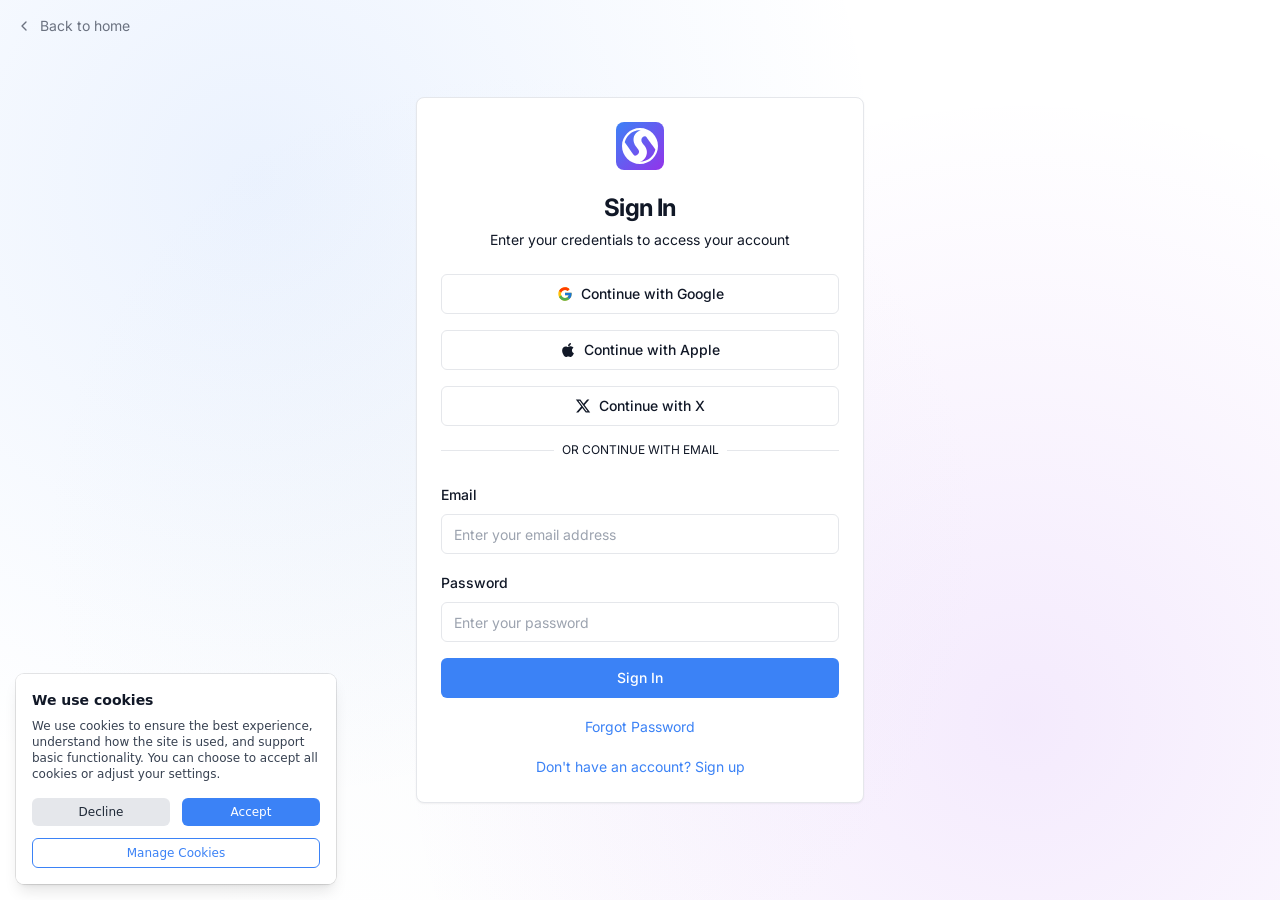
<file: index.html>
<!DOCTYPE html>
<html lang="en" dir="ltr" data-theme="light">
  <head>
    <meta charset="UTF-8" />
    <meta name="viewport" content="width=device-width, initial-scale=1.0, maximum-scale=1" />
    <title>Crypto Signal Circle - Track, Analyze & Improve Your Crypto Trades</title>
    <meta name="description" content="Elevate your trading with a powerful crypto journal. Track your trades, analyze performance, and connect with a community of top traders and analysts." />
    
    <!-- Fonts -->
    <link rel="preconnect" href="https://fonts.googleapis.com">
    <link rel="preconnect" href="https://fonts.gstatic.com" crossorigin>
    <link href="https://fonts.googleapis.com/css2?family=Inter:wght@300;400;500;600;700&display=swap" rel="stylesheet">
    <script async src="https://www.googletagmanager.com/gtag/js?id=G-3N7RM1T68X"></script>
    <script>
        window.dataLayer = window.dataLayer || [];
        function gtag(){dataLayer.push(arguments);}
        gtag('consent', 'default', {
            'ad_storage': 'denied',
            'ad_user_data': 'denied',
            'ad_personalization': 'denied',
            'analytics_storage': 'denied',
            'functionality_storage': 'denied',
            'personalization_storage': 'denied',
            'security_storage': 'denied',
            'region': ['AT', 'BE', 'BG', 'CY', 'CZ', 'DK', 'EE', 'FI', 'FR', 'DE', 'GR', 'HU', 'HR', 'IS', 'IE', 'IT', 'LV', 'LI', 'LT', 'LU', 'MT', 'NL', 'NO', 'PL', 'PT', 'RO', 'SK', 'SI', 'ES', 'SE', 'CH', 'GB'
            ],
        });
        gtag('js', new Date());
        gtag('config', 'G-3N7RM1T68X', { send_page_view: false, anonymize_ip: true });
    </script>
    <script type="module" crossorigin src="/assets/index-BKoJ3w_u.js"></script>
    <link rel="stylesheet" crossorigin href="/assets/index-DnJ8XKsK.css">
  </head>
  <body>
    <div id="root"></div>
  </body>
</html>
</file>
<file: assets/index-DnJ8XKsK.css>
@import"https://fonts.googleapis.com/css2?family=Inter:wght@300;400;500;600;700&display=swap";*,:before,:after{--tw-border-spacing-x: 0;--tw-border-spacing-y: 0;--tw-translate-x: 0;--tw-translate-y: 0;--tw-rotate: 0;--tw-skew-x: 0;--tw-skew-y: 0;--tw-scale-x: 1;--tw-scale-y: 1;--tw-pan-x: ;--tw-pan-y: ;--tw-pinch-zoom: ;--tw-scroll-snap-strictness: proximity;--tw-gradient-from-position: ;--tw-gradient-via-position: ;--tw-gradient-to-position: ;--tw-ordinal: ;--tw-slashed-zero: ;--tw-numeric-figure: ;--tw-numeric-spacing: ;--tw-numeric-fraction: ;--tw-ring-inset: ;--tw-ring-offset-width: 0px;--tw-ring-offset-color: #fff;--tw-ring-color: rgb(59 130 246 / .5);--tw-ring-offset-shadow: 0 0 #0000;--tw-ring-shadow: 0 0 #0000;--tw-shadow: 0 0 #0000;--tw-shadow-colored: 0 0 #0000;--tw-blur: ;--tw-brightness: ;--tw-contrast: ;--tw-grayscale: ;--tw-hue-rotate: ;--tw-invert: ;--tw-saturate: ;--tw-sepia: ;--tw-drop-shadow: ;--tw-backdrop-blur: ;--tw-backdrop-brightness: ;--tw-backdrop-contrast: ;--tw-backdrop-grayscale: ;--tw-backdrop-hue-rotate: ;--tw-backdrop-invert: ;--tw-backdrop-opacity: ;--tw-backdrop-saturate: ;--tw-backdrop-sepia: ;--tw-contain-size: ;--tw-contain-layout: ;--tw-contain-paint: ;--tw-contain-style: }::backdrop{--tw-border-spacing-x: 0;--tw-border-spacing-y: 0;--tw-translate-x: 0;--tw-translate-y: 0;--tw-rotate: 0;--tw-skew-x: 0;--tw-skew-y: 0;--tw-scale-x: 1;--tw-scale-y: 1;--tw-pan-x: ;--tw-pan-y: ;--tw-pinch-zoom: ;--tw-scroll-snap-strictness: proximity;--tw-gradient-from-position: ;--tw-gradient-via-position: ;--tw-gradient-to-position: ;--tw-ordinal: ;--tw-slashed-zero: ;--tw-numeric-figure: ;--tw-numeric-spacing: ;--tw-numeric-fraction: ;--tw-ring-inset: ;--tw-ring-offset-width: 0px;--tw-ring-offset-color: #fff;--tw-ring-color: rgb(59 130 246 / .5);--tw-ring-offset-shadow: 0 0 #0000;--tw-ring-shadow: 0 0 #0000;--tw-shadow: 0 0 #0000;--tw-shadow-colored: 0 0 #0000;--tw-blur: ;--tw-brightness: ;--tw-contrast: ;--tw-grayscale: ;--tw-hue-rotate: ;--tw-invert: ;--tw-saturate: ;--tw-sepia: ;--tw-drop-shadow: ;--tw-backdrop-blur: ;--tw-backdrop-brightness: ;--tw-backdrop-contrast: ;--tw-backdrop-grayscale: ;--tw-backdrop-hue-rotate: ;--tw-backdrop-invert: ;--tw-backdrop-opacity: ;--tw-backdrop-saturate: ;--tw-backdrop-sepia: ;--tw-contain-size: ;--tw-contain-layout: ;--tw-contain-paint: ;--tw-contain-style: }*,:before,:after{box-sizing:border-box;border-width:0;border-style:solid;border-color:#e5e7eb}:before,:after{--tw-content: ""}html,:host{line-height:1.5;-webkit-text-size-adjust:100%;-moz-tab-size:4;-o-tab-size:4;tab-size:4;font-family:Inter,system-ui,sans-serif;font-feature-settings:normal;font-variation-settings:normal;-webkit-tap-highlight-color:transparent}body{margin:0;line-height:inherit}hr{height:0;color:inherit;border-top-width:1px}abbr:where([title]){-webkit-text-decoration:underline dotted;text-decoration:underline dotted}h1,h2,h3,h4,h5,h6{font-size:inherit;font-weight:inherit}a{color:inherit;text-decoration:inherit}b,strong{font-weight:bolder}code,kbd,samp,pre{font-family:ui-monospace,SFMono-Regular,Menlo,Monaco,Consolas,Liberation Mono,Courier New,monospace;font-feature-settings:normal;font-variation-settings:normal;font-size:1em}small{font-size:80%}sub,sup{font-size:75%;line-height:0;position:relative;vertical-align:baseline}sub{bottom:-.25em}sup{top:-.5em}table{text-indent:0;border-color:inherit;border-collapse:collapse}button,input,optgroup,select,textarea{font-family:inherit;font-feature-settings:inherit;font-variation-settings:inherit;font-size:100%;font-weight:inherit;line-height:inherit;letter-spacing:inherit;color:inherit;margin:0;padding:0}button,select{text-transform:none}button,input:where([type=button]),input:where([type=reset]),input:where([type=submit]){-webkit-appearance:button;background-color:transparent;background-image:none}:-moz-focusring{outline:auto}:-moz-ui-invalid{box-shadow:none}progress{vertical-align:baseline}::-webkit-inner-spin-button,::-webkit-outer-spin-button{height:auto}[type=search]{-webkit-appearance:textfield;outline-offset:-2px}::-webkit-search-decoration{-webkit-appearance:none}::-webkit-file-upload-button{-webkit-appearance:button;font:inherit}summary{display:list-item}blockquote,dl,dd,h1,h2,h3,h4,h5,h6,hr,figure,p,pre{margin:0}fieldset{margin:0;padding:0}legend{padding:0}ol,ul,menu{list-style:none;margin:0;padding:0}dialog{padding:0}textarea{resize:vertical}input::-moz-placeholder,textarea::-moz-placeholder{opacity:1;color:#9ca3af}input::placeholder,textarea::placeholder{opacity:1;color:#9ca3af}button,[role=button]{cursor:pointer}:disabled{cursor:default}img,svg,video,canvas,audio,iframe,embed,object{display:block;vertical-align:middle}img,video{max-width:100%;height:auto}[hidden]:where(:not([hidden=until-found])){display:none}*{--tw-border-opacity: 1;border-color:rgb(var(--border) / var(--tw-border-opacity, 1))}.container{width:100%}@media (min-width: 640px){.container{max-width:640px}}@media (min-width: 768px){.container{max-width:768px}}@media (min-width: 1024px){.container{max-width:1024px}}@media (min-width: 1280px){.container{max-width:1280px}}@media (min-width: 1536px){.container{max-width:1536px}}.prose{color:var(--tw-prose-body);max-width:65ch}.prose :where(p):not(:where([class~=not-prose],[class~=not-prose] *)){margin-top:1.25em;margin-bottom:1.25em}.prose :where([class~=lead]):not(:where([class~=not-prose],[class~=not-prose] *)){color:var(--tw-prose-lead);font-size:1.25em;line-height:1.6;margin-top:1.2em;margin-bottom:1.2em}.prose :where(a):not(:where([class~=not-prose],[class~=not-prose] *)){color:var(--tw-prose-links);text-decoration:underline;font-weight:500}.prose :where(strong):not(:where([class~=not-prose],[class~=not-prose] *)){color:var(--tw-prose-bold);font-weight:600}.prose :where(a strong):not(:where([class~=not-prose],[class~=not-prose] *)){color:inherit}.prose :where(blockquote strong):not(:where([class~=not-prose],[class~=not-prose] *)){color:inherit}.prose :where(thead th strong):not(:where([class~=not-prose],[class~=not-prose] *)){color:inherit}.prose :where(ol):not(:where([class~=not-prose],[class~=not-prose] *)){list-style-type:decimal;margin-top:1.25em;margin-bottom:1.25em;padding-inline-start:1.625em}.prose :where(ol[type=A]):not(:where([class~=not-prose],[class~=not-prose] *)){list-style-type:upper-alpha}.prose :where(ol[type=a]):not(:where([class~=not-prose],[class~=not-prose] *)){list-style-type:lower-alpha}.prose :where(ol[type=A s]):not(:where([class~=not-prose],[class~=not-prose] *)){list-style-type:upper-alpha}.prose :where(ol[type=a s]):not(:where([class~=not-prose],[class~=not-prose] *)){list-style-type:lower-alpha}.prose :where(ol[type=I]):not(:where([class~=not-prose],[class~=not-prose] *)){list-style-type:upper-roman}.prose :where(ol[type=i]):not(:where([class~=not-prose],[class~=not-prose] *)){list-style-type:lower-roman}.prose :where(ol[type=I s]):not(:where([class~=not-prose],[class~=not-prose] *)){list-style-type:upper-roman}.prose :where(ol[type=i s]):not(:where([class~=not-prose],[class~=not-prose] *)){list-style-type:lower-roman}.prose :where(ol[type="1"]):not(:where([class~=not-prose],[class~=not-prose] *)){list-style-type:decimal}.prose :where(ul):not(:where([class~=not-prose],[class~=not-prose] *)){list-style-type:disc;margin-top:1.25em;margin-bottom:1.25em;padding-inline-start:1.625em}.prose :where(ol>li):not(:where([class~=not-prose],[class~=not-prose] *))::marker{font-weight:400;color:var(--tw-prose-counters)}.prose :where(ul>li):not(:where([class~=not-prose],[class~=not-prose] *))::marker{color:var(--tw-prose-bullets)}.prose :where(dt):not(:where([class~=not-prose],[class~=not-prose] *)){color:var(--tw-prose-headings);font-weight:600;margin-top:1.25em}.prose :where(hr):not(:where([class~=not-prose],[class~=not-prose] *)){border-color:var(--tw-prose-hr);border-top-width:1px;margin-top:3em;margin-bottom:3em}.prose :where(blockquote):not(:where([class~=not-prose],[class~=not-prose] *)){font-weight:500;font-style:italic;color:var(--tw-prose-quotes);border-inline-start-width:.25rem;border-inline-start-color:var(--tw-prose-quote-borders);quotes:"“""”""‘""’";margin-top:1.6em;margin-bottom:1.6em;padding-inline-start:1em}.prose :where(blockquote p:first-of-type):not(:where([class~=not-prose],[class~=not-prose] *)):before{content:open-quote}.prose :where(blockquote p:last-of-type):not(:where([class~=not-prose],[class~=not-prose] *)):after{content:close-quote}.prose :where(h1):not(:where([class~=not-prose],[class~=not-prose] *)){color:var(--tw-prose-headings);font-weight:800;font-size:2.25em;margin-top:0;margin-bottom:.8888889em;line-height:1.1111111}.prose :where(h1 strong):not(:where([class~=not-prose],[class~=not-prose] *)){font-weight:900;color:inherit}.prose :where(h2):not(:where([class~=not-prose],[class~=not-prose] *)){color:var(--tw-prose-headings);font-weight:700;font-size:1.5em;margin-top:2em;margin-bottom:1em;line-height:1.3333333}.prose :where(h2 strong):not(:where([class~=not-prose],[class~=not-prose] *)){font-weight:800;color:inherit}.prose :where(h3):not(:where([class~=not-prose],[class~=not-prose] *)){color:var(--tw-prose-headings);font-weight:600;font-size:1.25em;margin-top:1.6em;margin-bottom:.6em;line-height:1.6}.prose :where(h3 strong):not(:where([class~=not-prose],[class~=not-prose] *)){font-weight:700;color:inherit}.prose :where(h4):not(:where([class~=not-prose],[class~=not-prose] *)){color:var(--tw-prose-headings);font-weight:600;margin-top:1.5em;margin-bottom:.5em;line-height:1.5}.prose :where(h4 strong):not(:where([class~=not-prose],[class~=not-prose] *)){font-weight:700;color:inherit}.prose :where(img):not(:where([class~=not-prose],[class~=not-prose] *)){margin-top:2em;margin-bottom:2em}.prose :where(picture):not(:where([class~=not-prose],[class~=not-prose] *)){display:block;margin-top:2em;margin-bottom:2em}.prose :where(video):not(:where([class~=not-prose],[class~=not-prose] *)){margin-top:2em;margin-bottom:2em}.prose :where(kbd):not(:where([class~=not-prose],[class~=not-prose] *)){font-weight:500;font-family:inherit;color:var(--tw-prose-kbd);box-shadow:0 0 0 1px var(--tw-prose-kbd-shadows),0 3px 0 var(--tw-prose-kbd-shadows);font-size:.875em;border-radius:.3125rem;padding-top:.1875em;padding-inline-end:.375em;padding-bottom:.1875em;padding-inline-start:.375em}.prose :where(code):not(:where([class~=not-prose],[class~=not-prose] *)){color:var(--tw-prose-code);font-weight:600;font-size:.875em}.prose :where(code):not(:where([class~=not-prose],[class~=not-prose] *)):before{content:"`"}.prose :where(code):not(:where([class~=not-prose],[class~=not-prose] *)):after{content:"`"}.prose :where(a code):not(:where([class~=not-prose],[class~=not-prose] *)){color:inherit}.prose :where(h1 code):not(:where([class~=not-prose],[class~=not-prose] *)){color:inherit}.prose :where(h2 code):not(:where([class~=not-prose],[class~=not-prose] *)){color:inherit;font-size:.875em}.prose :where(h3 code):not(:where([class~=not-prose],[class~=not-prose] *)){color:inherit;font-size:.9em}.prose :where(h4 code):not(:where([class~=not-prose],[class~=not-prose] *)){color:inherit}.prose :where(blockquote code):not(:where([class~=not-prose],[class~=not-prose] *)){color:inherit}.prose :where(thead th code):not(:where([class~=not-prose],[class~=not-prose] *)){color:inherit}.prose :where(pre):not(:where([class~=not-prose],[class~=not-prose] *)){color:var(--tw-prose-pre-code);background-color:var(--tw-prose-pre-bg);overflow-x:auto;font-weight:400;font-size:.875em;line-height:1.7142857;margin-top:1.7142857em;margin-bottom:1.7142857em;border-radius:.375rem;padding-top:.8571429em;padding-inline-end:1.1428571em;padding-bottom:.8571429em;padding-inline-start:1.1428571em}.prose :where(pre code):not(:where([class~=not-prose],[class~=not-prose] *)){background-color:transparent;border-width:0;border-radius:0;padding:0;font-weight:inherit;color:inherit;font-size:inherit;font-family:inherit;line-height:inherit}.prose :where(pre code):not(:where([class~=not-prose],[class~=not-prose] *)):before{content:none}.prose :where(pre code):not(:where([class~=not-prose],[class~=not-prose] *)):after{content:none}.prose :where(table):not(:where([class~=not-prose],[class~=not-prose] *)){width:100%;table-layout:auto;margin-top:2em;margin-bottom:2em;font-size:.875em;line-height:1.7142857}.prose :where(thead):not(:where([class~=not-prose],[class~=not-prose] *)){border-bottom-width:1px;border-bottom-color:var(--tw-prose-th-borders)}.prose :where(thead th):not(:where([class~=not-prose],[class~=not-prose] *)){color:var(--tw-prose-headings);font-weight:600;vertical-align:bottom;padding-inline-end:.5714286em;padding-bottom:.5714286em;padding-inline-start:.5714286em}.prose :where(tbody tr):not(:where([class~=not-prose],[class~=not-prose] *)){border-bottom-width:1px;border-bottom-color:var(--tw-prose-td-borders)}.prose :where(tbody tr:last-child):not(:where([class~=not-prose],[class~=not-prose] *)){border-bottom-width:0}.prose :where(tbody td):not(:where([class~=not-prose],[class~=not-prose] *)){vertical-align:baseline}.prose :where(tfoot):not(:where([class~=not-prose],[class~=not-prose] *)){border-top-width:1px;border-top-color:var(--tw-prose-th-borders)}.prose :where(tfoot td):not(:where([class~=not-prose],[class~=not-prose] *)){vertical-align:top}.prose :where(th,td):not(:where([class~=not-prose],[class~=not-prose] *)){text-align:start}.prose :where(figure>*):not(:where([class~=not-prose],[class~=not-prose] *)){margin-top:0;margin-bottom:0}.prose :where(figcaption):not(:where([class~=not-prose],[class~=not-prose] *)){color:var(--tw-prose-captions);font-size:.875em;line-height:1.4285714;margin-top:.8571429em}.prose{--tw-prose-body: #374151;--tw-prose-headings: #111827;--tw-prose-lead: #4b5563;--tw-prose-links: #111827;--tw-prose-bold: #111827;--tw-prose-counters: #6b7280;--tw-prose-bullets: #d1d5db;--tw-prose-hr: #e5e7eb;--tw-prose-quotes: #111827;--tw-prose-quote-borders: #e5e7eb;--tw-prose-captions: #6b7280;--tw-prose-kbd: #111827;--tw-prose-kbd-shadows: rgb(17 24 39 / 10%);--tw-prose-code: #111827;--tw-prose-pre-code: #e5e7eb;--tw-prose-pre-bg: #1f2937;--tw-prose-th-borders: #d1d5db;--tw-prose-td-borders: #e5e7eb;--tw-prose-invert-body: #d1d5db;--tw-prose-invert-headings: #fff;--tw-prose-invert-lead: #9ca3af;--tw-prose-invert-links: #fff;--tw-prose-invert-bold: #fff;--tw-prose-invert-counters: #9ca3af;--tw-prose-invert-bullets: #4b5563;--tw-prose-invert-hr: #374151;--tw-prose-invert-quotes: #f3f4f6;--tw-prose-invert-quote-borders: #374151;--tw-prose-invert-captions: #9ca3af;--tw-prose-invert-kbd: #fff;--tw-prose-invert-kbd-shadows: rgb(255 255 255 / 10%);--tw-prose-invert-code: #fff;--tw-prose-invert-pre-code: #d1d5db;--tw-prose-invert-pre-bg: rgb(0 0 0 / 50%);--tw-prose-invert-th-borders: #4b5563;--tw-prose-invert-td-borders: #374151;font-size:1rem;line-height:1.75}.prose :where(picture>img):not(:where([class~=not-prose],[class~=not-prose] *)){margin-top:0;margin-bottom:0}.prose :where(li):not(:where([class~=not-prose],[class~=not-prose] *)){margin-top:.5em;margin-bottom:.5em}.prose :where(ol>li):not(:where([class~=not-prose],[class~=not-prose] *)){padding-inline-start:.375em}.prose :where(ul>li):not(:where([class~=not-prose],[class~=not-prose] *)){padding-inline-start:.375em}.prose :where(.prose>ul>li p):not(:where([class~=not-prose],[class~=not-prose] *)){margin-top:.75em;margin-bottom:.75em}.prose :where(.prose>ul>li>p:first-child):not(:where([class~=not-prose],[class~=not-prose] *)){margin-top:1.25em}.prose :where(.prose>ul>li>p:last-child):not(:where([class~=not-prose],[class~=not-prose] *)){margin-bottom:1.25em}.prose :where(.prose>ol>li>p:first-child):not(:where([class~=not-prose],[class~=not-prose] *)){margin-top:1.25em}.prose :where(.prose>ol>li>p:last-child):not(:where([class~=not-prose],[class~=not-prose] *)){margin-bottom:1.25em}.prose :where(ul ul,ul ol,ol ul,ol ol):not(:where([class~=not-prose],[class~=not-prose] *)){margin-top:.75em;margin-bottom:.75em}.prose :where(dl):not(:where([class~=not-prose],[class~=not-prose] *)){margin-top:1.25em;margin-bottom:1.25em}.prose :where(dd):not(:where([class~=not-prose],[class~=not-prose] *)){margin-top:.5em;padding-inline-start:1.625em}.prose :where(hr+*):not(:where([class~=not-prose],[class~=not-prose] *)){margin-top:0}.prose :where(h2+*):not(:where([class~=not-prose],[class~=not-prose] *)){margin-top:0}.prose :where(h3+*):not(:where([class~=not-prose],[class~=not-prose] *)){margin-top:0}.prose :where(h4+*):not(:where([class~=not-prose],[class~=not-prose] *)){margin-top:0}.prose :where(thead th:first-child):not(:where([class~=not-prose],[class~=not-prose] *)){padding-inline-start:0}.prose :where(thead th:last-child):not(:where([class~=not-prose],[class~=not-prose] *)){padding-inline-end:0}.prose :where(tbody td,tfoot td):not(:where([class~=not-prose],[class~=not-prose] *)){padding-top:.5714286em;padding-inline-end:.5714286em;padding-bottom:.5714286em;padding-inline-start:.5714286em}.prose :where(tbody td:first-child,tfoot td:first-child):not(:where([class~=not-prose],[class~=not-prose] *)){padding-inline-start:0}.prose :where(tbody td:last-child,tfoot td:last-child):not(:where([class~=not-prose],[class~=not-prose] *)){padding-inline-end:0}.prose :where(figure):not(:where([class~=not-prose],[class~=not-prose] *)){margin-top:2em;margin-bottom:2em}.prose :where(.prose>:first-child):not(:where([class~=not-prose],[class~=not-prose] *)){margin-top:0}.prose :where(.prose>:last-child):not(:where([class~=not-prose],[class~=not-prose] *)){margin-bottom:0}.progress-row{background-color:rgb(var(--muted) / .2);transition-property:color,background-color,border-color,text-decoration-color,fill,stroke;transition-timing-function:cubic-bezier(.4,0,.2,1);transition-duration:.15s}.progress-row:hover{background-color:rgb(var(--muted) / .3)}.row-complete{background-color:rgb(var(--success-muted))}.sr-only{position:absolute;width:1px;height:1px;padding:0;margin:-1px;overflow:hidden;clip:rect(0,0,0,0);white-space:nowrap;border-width:0}.pointer-events-none{pointer-events:none}.pointer-events-auto{pointer-events:auto}.visible{visibility:visible}.invisible{visibility:hidden}.fixed{position:fixed}.absolute{position:absolute}.relative{position:relative}.inset-0{top:0;right:0;bottom:0;left:0}.inset-x-0{left:0;right:0}.inset-y-0{top:0;bottom:0}.-bottom-12{bottom:-3rem}.-bottom-2{bottom:-.5rem}.-left-12{left:-3rem}.-right-1{right:-.25rem}.-right-12{right:-3rem}.-right-2{right:-.5rem}.-top-1{top:-.25rem}.-top-12{top:-3rem}.bottom-0{bottom:0}.left-0{left:0}.left-1{left:.25rem}.left-1\/2{left:50%}.left-2{left:.5rem}.left-3{left:.75rem}.left-4{left:1rem}.left-\[50\%\]{left:50%}.right-0{right:0}.right-1{right:.25rem}.right-2{right:.5rem}.right-3{right:.75rem}.right-4{right:1rem}.top-0{top:0}.top-1\.5{top:.375rem}.top-1\/2{top:50%}.top-2{top:.5rem}.top-3\.5{top:.875rem}.top-4{top:1rem}.top-\[1px\]{top:1px}.top-\[50\%\]{top:50%}.top-\[60\%\]{top:60%}.top-full{top:100%}.z-10{z-index:10}.z-20{z-index:20}.z-30{z-index:30}.z-40{z-index:40}.z-50{z-index:50}.z-\[100\]{z-index:100}.z-\[1\]{z-index:1}.col-span-3{grid-column:span 3 / span 3}.-mx-1{margin-left:-.25rem;margin-right:-.25rem}.-mx-2{margin-left:-.5rem;margin-right:-.5rem}.mx-0{margin-left:0;margin-right:0}.mx-2{margin-left:.5rem;margin-right:.5rem}.mx-3\.5{margin-left:.875rem;margin-right:.875rem}.mx-auto{margin-left:auto;margin-right:auto}.my-0\.5{margin-top:.125rem;margin-bottom:.125rem}.my-1{margin-top:.25rem;margin-bottom:.25rem}.my-4{margin-top:1rem;margin-bottom:1rem}.my-5{margin-top:1.25rem;margin-bottom:1.25rem}.my-6{margin-top:1.5rem;margin-bottom:1.5rem}.-ml-1{margin-left:-.25rem}.-ml-4{margin-left:-1rem}.-mt-4{margin-top:-1rem}.mb-0\.5{margin-bottom:.125rem}.mb-1{margin-bottom:.25rem}.mb-10{margin-bottom:2.5rem}.mb-12{margin-bottom:3rem}.mb-2{margin-bottom:.5rem}.mb-20{margin-bottom:5rem}.mb-3{margin-bottom:.75rem}.mb-4{margin-bottom:1rem}.mb-6{margin-bottom:1.5rem}.mb-8{margin-bottom:2rem}.ml-1{margin-left:.25rem}.ml-2{margin-left:.5rem}.ml-auto{margin-left:auto}.mr-1{margin-right:.25rem}.mr-2{margin-right:.5rem}.mt-0{margin-top:0}.mt-0\.5{margin-top:.125rem}.mt-1{margin-top:.25rem}.mt-1\.5{margin-top:.375rem}.mt-2{margin-top:.5rem}.mt-24{margin-top:6rem}.mt-3{margin-top:.75rem}.mt-4{margin-top:1rem}.mt-6{margin-top:1.5rem}.mt-8{margin-top:2rem}.mt-auto{margin-top:auto}.line-clamp-2{overflow:hidden;display:-webkit-box;-webkit-box-orient:vertical;-webkit-line-clamp:2}.block{display:block}.inline-block{display:inline-block}.flex{display:flex}.inline-flex{display:inline-flex}.table{display:table}.grid{display:grid}.hidden{display:none}.aspect-square{aspect-ratio:1 / 1}.aspect-video{aspect-ratio:16 / 9}.size-4{width:1rem;height:1rem}.h-0\.5{height:.125rem}.h-1\.5{height:.375rem}.h-10{height:2.5rem}.h-11{height:2.75rem}.h-12{height:3rem}.h-14{height:3.5rem}.h-16{height:4rem}.h-2{height:.5rem}.h-2\.5{height:.625rem}.h-20{height:5rem}.h-24{height:6rem}.h-3{height:.75rem}.h-3\.5{height:.875rem}.h-32{height:8rem}.h-4{height:1rem}.h-48{height:12rem}.h-5{height:1.25rem}.h-6{height:1.5rem}.h-7{height:1.75rem}.h-8{height:2rem}.h-9{height:2.25rem}.h-\[1px\]{height:1px}.h-\[280px\]{height:280px}.h-\[var\(--radix-navigation-menu-viewport-height\)\]{height:var(--radix-navigation-menu-viewport-height)}.h-\[var\(--radix-select-trigger-height\)\]{height:var(--radix-select-trigger-height)}.h-auto{height:auto}.h-full{height:100%}.h-px{height:1px}.h-svh{height:100svh}.max-h-40{max-height:10rem}.max-h-56{max-height:14rem}.max-h-96{max-height:24rem}.max-h-\[--radix-context-menu-content-available-height\]{max-height:var(--radix-context-menu-content-available-height)}.max-h-\[--radix-select-content-available-height\]{max-height:var(--radix-select-content-available-height)}.max-h-\[300px\]{max-height:300px}.max-h-\[80vh\]{max-height:80vh}.max-h-\[85vh\]{max-height:85vh}.max-h-\[90vh\]{max-height:90vh}.max-h-\[var\(--radix-dropdown-menu-content-available-height\)\]{max-height:var(--radix-dropdown-menu-content-available-height)}.max-h-screen{max-height:100vh}.min-h-0{min-height:0px}.min-h-5{min-height:1.25rem}.min-h-6{min-height:1.5rem}.min-h-7{min-height:1.75rem}.min-h-\[100px\]{min-height:100px}.min-h-\[54px\]{min-height:54px}.min-h-\[60vh\]{min-height:60vh}.min-h-\[80px\]{min-height:80px}.min-h-screen{min-height:100vh}.min-h-svh{min-height:100svh}.w-0{width:0px}.w-1{width:.25rem}.w-1\/2{width:50%}.w-1\/4{width:25%}.w-10{width:2.5rem}.w-11{width:2.75rem}.w-12{width:3rem}.w-14{width:3.5rem}.w-16{width:4rem}.w-2{width:.5rem}.w-2\.5{width:.625rem}.w-20{width:5rem}.w-24{width:6rem}.w-3{width:.75rem}.w-3\.5{width:.875rem}.w-3\/4{width:75%}.w-4{width:1rem}.w-44{width:11rem}.w-48{width:12rem}.w-5{width:1.25rem}.w-56{width:14rem}.w-6{width:1.5rem}.w-64{width:16rem}.w-7{width:1.75rem}.w-72{width:18rem}.w-8{width:2rem}.w-80{width:20rem}.w-9{width:2.25rem}.w-\[--sidebar-width\]{width:var(--sidebar-width)}.w-\[100px\]{width:100px}.w-\[110px\]{width:110px}.w-\[120px\]{width:120px}.w-\[140px\]{width:140px}.w-\[180px\]{width:180px}.w-\[1px\]{width:1px}.w-\[200px\]{width:200px}.w-\[220px\]{width:220px}.w-\[250px\]{width:250px}.w-\[260px\]{width:260px}.w-\[280px\]{width:280px}.w-\[30\%\]{width:30%}.w-\[400px\]{width:400px}.w-\[60\%\]{width:60%}.w-auto{width:auto}.w-full{width:100%}.w-max{width:-moz-max-content;width:max-content}.w-px{width:1px}.min-w-0{min-width:0px}.min-w-10{min-width:2.5rem}.min-w-11{min-width:2.75rem}.min-w-12{min-width:3rem}.min-w-5{min-width:1.25rem}.min-w-8{min-width:2rem}.min-w-9{min-width:2.25rem}.min-w-\[128px\]{min-width:128px}.min-w-\[12rem\]{min-width:12rem}.min-w-\[8rem\]{min-width:8rem}.min-w-\[var\(--radix-select-trigger-width\)\]{min-width:var(--radix-select-trigger-width)}.max-w-2xl{max-width:42rem}.max-w-3xl{max-width:48rem}.max-w-4xl{max-width:56rem}.max-w-5xl{max-width:64rem}.max-w-\[--skeleton-width\]{max-width:var(--skeleton-width)}.max-w-\[120px\]{max-width:120px}.max-w-lg{max-width:32rem}.max-w-max{max-width:-moz-max-content;max-width:max-content}.max-w-md{max-width:28rem}.max-w-none{max-width:none}.max-w-sm{max-width:24rem}.max-w-xs{max-width:20rem}.flex-1{flex:1 1 0%}.flex-shrink-0,.shrink-0{flex-shrink:0}.grow{flex-grow:1}.grow-0{flex-grow:0}.basis-full{flex-basis:100%}.caption-bottom{caption-side:bottom}.border-collapse{border-collapse:collapse}.origin-\[--radix-context-menu-content-transform-origin\]{transform-origin:var(--radix-context-menu-content-transform-origin)}.origin-\[--radix-dropdown-menu-content-transform-origin\]{transform-origin:var(--radix-dropdown-menu-content-transform-origin)}.origin-\[--radix-hover-card-content-transform-origin\]{transform-origin:var(--radix-hover-card-content-transform-origin)}.origin-\[--radix-menubar-content-transform-origin\]{transform-origin:var(--radix-menubar-content-transform-origin)}.origin-\[--radix-popover-content-transform-origin\]{transform-origin:var(--radix-popover-content-transform-origin)}.origin-\[--radix-select-content-transform-origin\]{transform-origin:var(--radix-select-content-transform-origin)}.origin-\[--radix-tooltip-content-transform-origin\]{transform-origin:var(--radix-tooltip-content-transform-origin)}.-translate-x-1\/2{--tw-translate-x: -50%;transform:translate(var(--tw-translate-x),var(--tw-translate-y)) rotate(var(--tw-rotate)) skew(var(--tw-skew-x)) skewY(var(--tw-skew-y)) scaleX(var(--tw-scale-x)) scaleY(var(--tw-scale-y))}.-translate-x-px{--tw-translate-x: -1px;transform:translate(var(--tw-translate-x),var(--tw-translate-y)) rotate(var(--tw-rotate)) skew(var(--tw-skew-x)) skewY(var(--tw-skew-y)) scaleX(var(--tw-scale-x)) scaleY(var(--tw-scale-y))}.-translate-y-1\/2{--tw-translate-y: -50%;transform:translate(var(--tw-translate-x),var(--tw-translate-y)) rotate(var(--tw-rotate)) skew(var(--tw-skew-x)) skewY(var(--tw-skew-y)) scaleX(var(--tw-scale-x)) scaleY(var(--tw-scale-y))}.translate-x-\[-50\%\]{--tw-translate-x: -50%;transform:translate(var(--tw-translate-x),var(--tw-translate-y)) rotate(var(--tw-rotate)) skew(var(--tw-skew-x)) skewY(var(--tw-skew-y)) scaleX(var(--tw-scale-x)) scaleY(var(--tw-scale-y))}.translate-x-px{--tw-translate-x: 1px;transform:translate(var(--tw-translate-x),var(--tw-translate-y)) rotate(var(--tw-rotate)) skew(var(--tw-skew-x)) skewY(var(--tw-skew-y)) scaleX(var(--tw-scale-x)) scaleY(var(--tw-scale-y))}.translate-y-\[-50\%\]{--tw-translate-y: -50%;transform:translate(var(--tw-translate-x),var(--tw-translate-y)) rotate(var(--tw-rotate)) skew(var(--tw-skew-x)) skewY(var(--tw-skew-y)) scaleX(var(--tw-scale-x)) scaleY(var(--tw-scale-y))}.rotate-45{--tw-rotate: 45deg;transform:translate(var(--tw-translate-x),var(--tw-translate-y)) rotate(var(--tw-rotate)) skew(var(--tw-skew-x)) skewY(var(--tw-skew-y)) scaleX(var(--tw-scale-x)) scaleY(var(--tw-scale-y))}.rotate-90{--tw-rotate: 90deg;transform:translate(var(--tw-translate-x),var(--tw-translate-y)) rotate(var(--tw-rotate)) skew(var(--tw-skew-x)) skewY(var(--tw-skew-y)) scaleX(var(--tw-scale-x)) scaleY(var(--tw-scale-y))}.transform{transform:translate(var(--tw-translate-x),var(--tw-translate-y)) rotate(var(--tw-rotate)) skew(var(--tw-skew-x)) skewY(var(--tw-skew-y)) scaleX(var(--tw-scale-x)) scaleY(var(--tw-scale-y))}@keyframes pulse{50%{opacity:.5}}.animate-pulse{animation:pulse 2s cubic-bezier(.4,0,.6,1) infinite}@keyframes spin{to{transform:rotate(360deg)}}.animate-spin{animation:spin 1s linear infinite}.cursor-default{cursor:default}.cursor-help{cursor:help}.cursor-not-allowed{cursor:not-allowed}.cursor-pointer{cursor:pointer}.touch-none{touch-action:none}.select-none{-webkit-user-select:none;-moz-user-select:none;user-select:none}.resize-none{resize:none}.list-disc{list-style-type:disc}.list-none{list-style-type:none}.auto-rows-fr{grid-auto-rows:minmax(0,1fr)}.grid-cols-1{grid-template-columns:repeat(1,minmax(0,1fr))}.grid-cols-2{grid-template-columns:repeat(2,minmax(0,1fr))}.grid-cols-3{grid-template-columns:repeat(3,minmax(0,1fr))}.grid-cols-4{grid-template-columns:repeat(4,minmax(0,1fr))}.grid-cols-5{grid-template-columns:repeat(5,minmax(0,1fr))}.grid-cols-\[minmax\(0\,1fr\)_minmax\(0\,1fr\)_minmax\(0\,1\.2fr\)_auto\]{grid-template-columns:minmax(0,1fr) minmax(0,1fr) minmax(0,1.2fr) auto}.grid-cols-\[minmax\(0\,1fr\)_minmax\(0\,1fr\)_minmax\(0\,1fr\)_minmax\(0\,1\.2fr\)_auto\]{grid-template-columns:minmax(0,1fr) minmax(0,1fr) minmax(0,1fr) minmax(0,1.2fr) auto}.flex-row{flex-direction:row}.flex-col{flex-direction:column}.flex-col-reverse{flex-direction:column-reverse}.flex-wrap{flex-wrap:wrap}.items-start{align-items:flex-start}.items-end{align-items:flex-end}.items-center{align-items:center}.items-stretch{align-items:stretch}.justify-start{justify-content:flex-start}.justify-end{justify-content:flex-end}.justify-center{justify-content:center}.justify-between{justify-content:space-between}.gap-0\.5{gap:.125rem}.gap-1{gap:.25rem}.gap-1\.5{gap:.375rem}.gap-2{gap:.5rem}.gap-3{gap:.75rem}.gap-4{gap:1rem}.gap-6{gap:1.5rem}.gap-8{gap:2rem}.gap-x-2{-moz-column-gap:.5rem;column-gap:.5rem}.gap-x-3{-moz-column-gap:.75rem;column-gap:.75rem}.gap-y-5{row-gap:1.25rem}.gap-y-7{row-gap:1.75rem}.-space-x-2>:not([hidden])~:not([hidden]){--tw-space-x-reverse: 0;margin-right:calc(-.5rem * var(--tw-space-x-reverse));margin-left:calc(-.5rem * calc(1 - var(--tw-space-x-reverse)))}.space-x-1>:not([hidden])~:not([hidden]){--tw-space-x-reverse: 0;margin-right:calc(.25rem * var(--tw-space-x-reverse));margin-left:calc(.25rem * calc(1 - var(--tw-space-x-reverse)))}.space-x-2>:not([hidden])~:not([hidden]){--tw-space-x-reverse: 0;margin-right:calc(.5rem * var(--tw-space-x-reverse));margin-left:calc(.5rem * calc(1 - var(--tw-space-x-reverse)))}.space-x-4>:not([hidden])~:not([hidden]){--tw-space-x-reverse: 0;margin-right:calc(1rem * var(--tw-space-x-reverse));margin-left:calc(1rem * calc(1 - var(--tw-space-x-reverse)))}.space-y-0>:not([hidden])~:not([hidden]){--tw-space-y-reverse: 0;margin-top:calc(0px * calc(1 - var(--tw-space-y-reverse)));margin-bottom:calc(0px * var(--tw-space-y-reverse))}.space-y-0\.5>:not([hidden])~:not([hidden]){--tw-space-y-reverse: 0;margin-top:calc(.125rem * calc(1 - var(--tw-space-y-reverse)));margin-bottom:calc(.125rem * var(--tw-space-y-reverse))}.space-y-1>:not([hidden])~:not([hidden]){--tw-space-y-reverse: 0;margin-top:calc(.25rem * calc(1 - var(--tw-space-y-reverse)));margin-bottom:calc(.25rem * var(--tw-space-y-reverse))}.space-y-1\.5>:not([hidden])~:not([hidden]){--tw-space-y-reverse: 0;margin-top:calc(.375rem * calc(1 - var(--tw-space-y-reverse)));margin-bottom:calc(.375rem * var(--tw-space-y-reverse))}.space-y-10>:not([hidden])~:not([hidden]){--tw-space-y-reverse: 0;margin-top:calc(2.5rem * calc(1 - var(--tw-space-y-reverse)));margin-bottom:calc(2.5rem * var(--tw-space-y-reverse))}.space-y-2>:not([hidden])~:not([hidden]){--tw-space-y-reverse: 0;margin-top:calc(.5rem * calc(1 - var(--tw-space-y-reverse)));margin-bottom:calc(.5rem * var(--tw-space-y-reverse))}.space-y-3>:not([hidden])~:not([hidden]){--tw-space-y-reverse: 0;margin-top:calc(.75rem * calc(1 - var(--tw-space-y-reverse)));margin-bottom:calc(.75rem * var(--tw-space-y-reverse))}.space-y-4>:not([hidden])~:not([hidden]){--tw-space-y-reverse: 0;margin-top:calc(1rem * calc(1 - var(--tw-space-y-reverse)));margin-bottom:calc(1rem * var(--tw-space-y-reverse))}.space-y-5>:not([hidden])~:not([hidden]){--tw-space-y-reverse: 0;margin-top:calc(1.25rem * calc(1 - var(--tw-space-y-reverse)));margin-bottom:calc(1.25rem * var(--tw-space-y-reverse))}.space-y-6>:not([hidden])~:not([hidden]){--tw-space-y-reverse: 0;margin-top:calc(1.5rem * calc(1 - var(--tw-space-y-reverse)));margin-bottom:calc(1.5rem * var(--tw-space-y-reverse))}.space-y-8>:not([hidden])~:not([hidden]){--tw-space-y-reverse: 0;margin-top:calc(2rem * calc(1 - var(--tw-space-y-reverse)));margin-bottom:calc(2rem * var(--tw-space-y-reverse))}.self-end{align-self:flex-end}.overflow-auto{overflow:auto}.overflow-hidden{overflow:hidden}.overflow-x-auto{overflow-x:auto}.overflow-y-auto{overflow-y:auto}.overflow-x-hidden{overflow-x:hidden}.truncate{overflow:hidden;text-overflow:ellipsis;white-space:nowrap}.text-ellipsis{text-overflow:ellipsis}.whitespace-normal{white-space:normal}.whitespace-nowrap{white-space:nowrap}.whitespace-pre-line{white-space:pre-line}.break-words{overflow-wrap:break-word}.rounded{border-radius:.25rem}.rounded-2xl{border-radius:1rem}.rounded-\[2px\]{border-radius:2px}.rounded-\[inherit\]{border-radius:inherit}.rounded-full{border-radius:9999px}.rounded-lg{border-radius:var(--radius)}.rounded-md{border-radius:calc(var(--radius) - 2px)}.rounded-sm{border-radius:calc(var(--radius) - 4px)}.rounded-xl{border-radius:.75rem}.rounded-l-lg{border-top-left-radius:var(--radius);border-bottom-left-radius:var(--radius)}.rounded-l-none{border-top-left-radius:0;border-bottom-left-radius:0}.rounded-t-\[10px\]{border-top-left-radius:10px;border-top-right-radius:10px}.rounded-tl-sm{border-top-left-radius:calc(var(--radius) - 4px)}.border{border-width:1px}.border-2{border-width:2px}.border-\[1\.5px\]{border-width:1.5px}.border-y{border-top-width:1px;border-bottom-width:1px}.border-b{border-bottom-width:1px}.border-b-2{border-bottom-width:2px}.border-l{border-left-width:1px}.border-r{border-right-width:1px}.border-r-0{border-right-width:0px}.border-t{border-top-width:1px}.border-dashed{border-style:dashed}.border-none{border-style:none}.border-\[--color-border\]{border-color:var(--color-border)}.border-amber-200{--tw-border-opacity: 1;border-color:rgb(253 230 138 / var(--tw-border-opacity, 1))}.border-amber-300{--tw-border-opacity: 1;border-color:rgb(252 211 77 / var(--tw-border-opacity, 1))}.border-amber-300\/70{border-color:#fcd34db3}.border-background{border-color:var(--background)}.border-border{--tw-border-opacity: 1;border-color:rgb(var(--border) / var(--tw-border-opacity, 1))}.border-border\/50{border-color:rgb(var(--border) / .5)}.border-border\/60{border-color:rgb(var(--border) / .6)}.border-card{--tw-border-opacity: 1;border-color:rgb(var(--card) / var(--tw-border-opacity, 1))}.border-destructive{--tw-border-opacity: 1;border-color:rgb(var(--destructive) / var(--tw-border-opacity, 1))}.border-destructive\/30{border-color:rgb(var(--destructive) / .3)}.border-destructive\/40{border-color:rgb(var(--destructive) / .4)}.border-destructive\/50{border-color:rgb(var(--destructive) / .5)}.border-emerald-200{--tw-border-opacity: 1;border-color:rgb(167 243 208 / var(--tw-border-opacity, 1))}.border-emerald-300{--tw-border-opacity: 1;border-color:rgb(110 231 183 / var(--tw-border-opacity, 1))}.border-input{border-color:var(--input)}.border-muted{--tw-border-opacity: 1;border-color:rgb(var(--muted) / var(--tw-border-opacity, 1))}.border-muted\/50{border-color:rgb(var(--muted) / .5)}.border-primary{--tw-border-opacity: 1;border-color:rgb(var(--primary) / var(--tw-border-opacity, 1))}.border-primary\/20{border-color:rgb(var(--primary) / .2)}.border-primary\/40{border-color:rgb(var(--primary) / .4)}.border-primary\/50{border-color:rgb(var(--primary) / .5)}.border-primary\/70{border-color:rgb(var(--primary) / .7)}.border-red-200{--tw-border-opacity: 1;border-color:rgb(254 202 202 / var(--tw-border-opacity, 1))}.border-slate-300{--tw-border-opacity: 1;border-color:rgb(203 213 225 / var(--tw-border-opacity, 1))}.border-transparent{border-color:transparent}.border-white\/10{border-color:#ffffff1a}.border-zinc-300{--tw-border-opacity: 1;border-color:rgb(212 212 216 / var(--tw-border-opacity, 1))}.border-l-transparent{border-left-color:transparent}.border-t-transparent{border-top-color:transparent}.bg-\[--color-bg\]{background-color:var(--color-bg)}.bg-accent{--tw-bg-opacity: 1;background-color:rgb(var(--accent) / var(--tw-bg-opacity, 1))}.bg-accent\/10{background-color:rgb(var(--accent) / .1)}.bg-amber-100{--tw-bg-opacity: 1;background-color:rgb(254 243 199 / var(--tw-bg-opacity, 1))}.bg-amber-50{--tw-bg-opacity: 1;background-color:rgb(255 251 235 / var(--tw-bg-opacity, 1))}.bg-amber-50\/60{background-color:#fffbeb99}.bg-background{background-color:var(--background)}.bg-bg{--tw-bg-opacity: 1;background-color:rgb(var(--bg) / var(--tw-bg-opacity, 1))}.bg-black\/50{background-color:#00000080}.bg-black\/80{background-color:#000c}.bg-border{--tw-bg-opacity: 1;background-color:rgb(var(--border) / var(--tw-bg-opacity, 1))}.bg-card{--tw-bg-opacity: 1;background-color:rgb(var(--card) / var(--tw-bg-opacity, 1))}.bg-destructive{--tw-bg-opacity: 1;background-color:rgb(var(--destructive) / var(--tw-bg-opacity, 1))}.bg-destructive\/10{background-color:rgb(var(--destructive) / .1)}.bg-destructive\/5{background-color:rgb(var(--destructive) / .05)}.bg-emerald-100{--tw-bg-opacity: 1;background-color:rgb(209 250 229 / var(--tw-bg-opacity, 1))}.bg-emerald-50{--tw-bg-opacity: 1;background-color:rgb(236 253 245 / var(--tw-bg-opacity, 1))}.bg-emerald-500\/10{background-color:#10b9811a}.bg-foreground{background-color:var(--foreground)}.bg-gray-100{--tw-bg-opacity: 1;background-color:rgb(243 244 246 / var(--tw-bg-opacity, 1))}.bg-gray-900{--tw-bg-opacity: 1;background-color:rgb(17 24 39 / var(--tw-bg-opacity, 1))}.bg-green-600{--tw-bg-opacity: 1;background-color:rgb(22 163 74 / var(--tw-bg-opacity, 1))}.bg-input{background-color:var(--input)}.bg-muted{--tw-bg-opacity: 1;background-color:rgb(var(--muted) / var(--tw-bg-opacity, 1))}.bg-muted\/20{background-color:rgb(var(--muted) / .2)}.bg-muted\/30{background-color:rgb(var(--muted) / .3)}.bg-muted\/40{background-color:rgb(var(--muted) / .4)}.bg-muted\/5{background-color:rgb(var(--muted) / .05)}.bg-muted\/50{background-color:rgb(var(--muted) / .5)}.bg-popover{background-color:var(--popover)}.bg-primary{--tw-bg-opacity: 1;background-color:rgb(var(--primary) / var(--tw-bg-opacity, 1))}.bg-primary\/10{background-color:rgb(var(--primary) / .1)}.bg-primary\/15{background-color:rgb(var(--primary) / .15)}.bg-primary\/20{background-color:rgb(var(--primary) / .2)}.bg-primary\/5{background-color:rgb(var(--primary) / .05)}.bg-red-100{--tw-bg-opacity: 1;background-color:rgb(254 226 226 / var(--tw-bg-opacity, 1))}.bg-secondary{--tw-bg-opacity: 1;background-color:rgb(var(--secondary) / var(--tw-bg-opacity, 1))}.bg-secondary\/10{background-color:rgb(var(--secondary) / .1)}.bg-slate-100{--tw-bg-opacity: 1;background-color:rgb(241 245 249 / var(--tw-bg-opacity, 1))}.bg-success\/50{background-color:rgb(var(--success) / .5)}.bg-transparent{background-color:transparent}.bg-white{--tw-bg-opacity: 1;background-color:rgb(255 255 255 / var(--tw-bg-opacity, 1))}.bg-yellow-500\/20{background-color:#eab30833}.bg-zinc-100{--tw-bg-opacity: 1;background-color:rgb(244 244 245 / var(--tw-bg-opacity, 1))}.bg-gradient-to-b{background-image:linear-gradient(to bottom,var(--tw-gradient-stops))}.bg-gradient-to-br{background-image:linear-gradient(to bottom right,var(--tw-gradient-stops))}.bg-gradient-to-r{background-image:linear-gradient(to right,var(--tw-gradient-stops))}.from-primary\/10{--tw-gradient-from: rgb(var(--primary) / .1) var(--tw-gradient-from-position);--tw-gradient-to: rgb(var(--primary) / 0) var(--tw-gradient-to-position);--tw-gradient-stops: var(--tw-gradient-from), var(--tw-gradient-to)}.from-primary\/20{--tw-gradient-from: rgb(var(--primary) / .2) var(--tw-gradient-from-position);--tw-gradient-to: rgb(var(--primary) / 0) var(--tw-gradient-to-position);--tw-gradient-stops: var(--tw-gradient-from), var(--tw-gradient-to)}.from-primary\/5{--tw-gradient-from: rgb(var(--primary) / .05) var(--tw-gradient-from-position);--tw-gradient-to: rgb(var(--primary) / 0) var(--tw-gradient-to-position);--tw-gradient-stops: var(--tw-gradient-from), var(--tw-gradient-to)}.from-slate-900\/80{--tw-gradient-from: rgb(15 23 42 / .8) var(--tw-gradient-from-position);--tw-gradient-to: rgb(15 23 42 / 0) var(--tw-gradient-to-position);--tw-gradient-stops: var(--tw-gradient-from), var(--tw-gradient-to)}.via-background{--tw-gradient-to: rgb(255 255 255 / 0) var(--tw-gradient-to-position);--tw-gradient-stops: var(--tw-gradient-from), var(--background) var(--tw-gradient-via-position), var(--tw-gradient-to)}.to-primary\/10{--tw-gradient-to: rgb(var(--primary) / .1) var(--tw-gradient-to-position)}.to-secondary\/10{--tw-gradient-to: rgb(var(--secondary) / .1) var(--tw-gradient-to-position)}.to-secondary\/20{--tw-gradient-to: rgb(var(--secondary) / .2) var(--tw-gradient-to-position)}.to-slate-900\/40{--tw-gradient-to: rgb(15 23 42 / .4) var(--tw-gradient-to-position)}.fill-current{fill:currentColor}.object-contain{-o-object-fit:contain;object-fit:contain}.object-cover{-o-object-fit:cover;object-fit:cover}.p-0{padding:0}.p-1{padding:.25rem}.p-12{padding:3rem}.p-2{padding:.5rem}.p-2\.5{padding:.625rem}.p-3{padding:.75rem}.p-4{padding:1rem}.p-6{padding:1.5rem}.p-8{padding:2rem}.p-\[1px\]{padding:1px}.px-0\.5{padding-left:.125rem;padding-right:.125rem}.px-1{padding-left:.25rem;padding-right:.25rem}.px-1\.5{padding-left:.375rem;padding-right:.375rem}.px-2{padding-left:.5rem;padding-right:.5rem}.px-2\.5{padding-left:.625rem;padding-right:.625rem}.px-3{padding-left:.75rem;padding-right:.75rem}.px-4{padding-left:1rem;padding-right:1rem}.px-5{padding-left:1.25rem;padding-right:1.25rem}.px-6{padding-left:1.5rem;padding-right:1.5rem}.px-8{padding-left:2rem;padding-right:2rem}.py-0\.5{padding-top:.125rem;padding-bottom:.125rem}.py-1{padding-top:.25rem;padding-bottom:.25rem}.py-1\.5{padding-top:.375rem;padding-bottom:.375rem}.py-10{padding-top:2.5rem;padding-bottom:2.5rem}.py-12{padding-top:3rem;padding-bottom:3rem}.py-16{padding-top:4rem;padding-bottom:4rem}.py-2{padding-top:.5rem;padding-bottom:.5rem}.py-3{padding-top:.75rem;padding-bottom:.75rem}.py-4{padding-top:1rem;padding-bottom:1rem}.py-6{padding-top:1.5rem;padding-bottom:1.5rem}.py-8{padding-top:2rem;padding-bottom:2rem}.pb-0{padding-bottom:0}.pb-0\.5{padding-bottom:.125rem}.pb-2{padding-bottom:.5rem}.pb-20{padding-bottom:5rem}.pb-3{padding-bottom:.75rem}.pb-4{padding-bottom:1rem}.pb-8{padding-bottom:2rem}.pl-10{padding-left:2.5rem}.pl-2\.5{padding-left:.625rem}.pl-4{padding-left:1rem}.pl-5{padding-left:1.25rem}.pl-8{padding-left:2rem}.pl-9{padding-left:2.25rem}.pr-2{padding-right:.5rem}.pr-2\.5{padding-right:.625rem}.pr-3{padding-right:.75rem}.pr-8{padding-right:2rem}.pt-0{padding-top:0}.pt-0\.5{padding-top:.125rem}.pt-1{padding-top:.25rem}.pt-2{padding-top:.5rem}.pt-20{padding-top:5rem}.pt-3{padding-top:.75rem}.pt-4{padding-top:1rem}.pt-6{padding-top:1.5rem}.text-left{text-align:left}.text-center{text-align:center}.text-right{text-align:right}.align-baseline{vertical-align:baseline}.align-top{vertical-align:top}.align-middle{vertical-align:middle}.font-mono{font-family:ui-monospace,SFMono-Regular,Menlo,Monaco,Consolas,Liberation Mono,Courier New,monospace}.text-2xl{font-size:1.5rem;line-height:2rem}.text-3xl{font-size:1.875rem;line-height:2.25rem}.text-4xl{font-size:2.25rem;line-height:2.5rem}.text-5xl{font-size:3rem;line-height:1}.text-6xl{font-size:3.75rem;line-height:1}.text-\[0\.65rem\]{font-size:.65rem}.text-\[0\.7rem\]{font-size:.7rem}.text-\[0\.8rem\]{font-size:.8rem}.text-\[10px\]{font-size:10px}.text-\[11px\]{font-size:11px}.text-\[8px\]{font-size:8px}.text-base{font-size:1rem;line-height:1.5rem}.text-lg{font-size:1.125rem;line-height:1.75rem}.text-sm{font-size:.875rem;line-height:1.25rem}.text-xl{font-size:1.25rem;line-height:1.75rem}.text-xs{font-size:.75rem;line-height:1rem}.font-bold{font-weight:700}.font-medium{font-weight:500}.font-normal{font-weight:400}.font-semibold{font-weight:600}.uppercase{text-transform:uppercase}.lowercase{text-transform:lowercase}.capitalize{text-transform:capitalize}.tabular-nums{--tw-numeric-spacing: tabular-nums;font-variant-numeric:var(--tw-ordinal) var(--tw-slashed-zero) var(--tw-numeric-figure) var(--tw-numeric-spacing) var(--tw-numeric-fraction)}.leading-6{line-height:1.5rem}.leading-none{line-height:1}.leading-relaxed{line-height:1.625}.leading-tight{line-height:1.25}.tracking-tight{letter-spacing:-.025em}.tracking-wide{letter-spacing:.025em}.tracking-widest{letter-spacing:.1em}.text-accent{--tw-text-opacity: 1;color:rgb(var(--accent) / var(--tw-text-opacity, 1))}.text-amber-600{--tw-text-opacity: 1;color:rgb(217 119 6 / var(--tw-text-opacity, 1))}.text-amber-700{--tw-text-opacity: 1;color:rgb(180 83 9 / var(--tw-text-opacity, 1))}.text-blue-500{--tw-text-opacity: 1;color:rgb(59 130 246 / var(--tw-text-opacity, 1))}.text-current{color:currentColor}.text-destructive{--tw-text-opacity: 1;color:rgb(var(--destructive) / var(--tw-text-opacity, 1))}.text-destructive-foreground{--tw-text-opacity: 1;color:rgb(var(--destructive-foreground) / var(--tw-text-opacity, 1))}.text-destructive\/70{color:rgb(var(--destructive) / .7)}.text-emerald-500{--tw-text-opacity: 1;color:rgb(16 185 129 / var(--tw-text-opacity, 1))}.text-emerald-600{--tw-text-opacity: 1;color:rgb(5 150 105 / var(--tw-text-opacity, 1))}.text-emerald-700{--tw-text-opacity: 1;color:rgb(4 120 87 / var(--tw-text-opacity, 1))}.text-emerald-900{--tw-text-opacity: 1;color:rgb(6 78 59 / var(--tw-text-opacity, 1))}.text-fg{--tw-text-opacity: 1;color:rgb(var(--fg) / var(--tw-text-opacity, 1))}.text-foreground{color:var(--foreground)}.text-gray-500{--tw-text-opacity: 1;color:rgb(107 114 128 / var(--tw-text-opacity, 1))}.text-gray-900{--tw-text-opacity: 1;color:rgb(17 24 39 / var(--tw-text-opacity, 1))}.text-green-500{--tw-text-opacity: 1;color:rgb(34 197 94 / var(--tw-text-opacity, 1))}.text-green-600{--tw-text-opacity: 1;color:rgb(22 163 74 / var(--tw-text-opacity, 1))}.text-muted{--tw-text-opacity: 1;color:rgb(var(--muted) / var(--tw-text-opacity, 1))}.text-popover-foreground{color:var(--popover-foreground)}.text-primary{--tw-text-opacity: 1;color:rgb(var(--primary) / var(--tw-text-opacity, 1))}.text-primary-foreground{--tw-text-opacity: 1;color:rgb(var(--primary-foreground) / var(--tw-text-opacity, 1))}.text-primary\/40{color:rgb(var(--primary) / .4)}.text-primary\/60{color:rgb(var(--primary) / .6)}.text-primary\/80{color:rgb(var(--primary) / .8)}.text-red-500{--tw-text-opacity: 1;color:rgb(239 68 68 / var(--tw-text-opacity, 1))}.text-red-600{--tw-text-opacity: 1;color:rgb(220 38 38 / var(--tw-text-opacity, 1))}.text-red-700{--tw-text-opacity: 1;color:rgb(185 28 28 / var(--tw-text-opacity, 1))}.text-rose-700{--tw-text-opacity: 1;color:rgb(190 18 60 / var(--tw-text-opacity, 1))}.text-secondary{--tw-text-opacity: 1;color:rgb(var(--secondary) / var(--tw-text-opacity, 1))}.text-secondary-foreground{--tw-text-opacity: 1;color:rgb(var(--secondary-foreground) / var(--tw-text-opacity, 1))}.text-slate-700{--tw-text-opacity: 1;color:rgb(51 65 85 / var(--tw-text-opacity, 1))}.text-success{--tw-text-opacity: 1;color:rgb(var(--success) / var(--tw-text-opacity, 1))}.text-white{--tw-text-opacity: 1;color:rgb(255 255 255 / var(--tw-text-opacity, 1))}.text-yellow-500{--tw-text-opacity: 1;color:rgb(234 179 8 / var(--tw-text-opacity, 1))}.text-zinc-600{--tw-text-opacity: 1;color:rgb(82 82 91 / var(--tw-text-opacity, 1))}.underline{text-decoration-line:underline}.underline-offset-4{text-underline-offset:4px}.opacity-0{opacity:0}.opacity-50{opacity:.5}.opacity-60{opacity:.6}.opacity-70{opacity:.7}.opacity-75{opacity:.75}.opacity-90{opacity:.9}.shadow-\[0_0_0_1px_hsl\(var\(--primary\)\/0\.1\)\]{--tw-shadow: 0 0 0 1px hsl(var(--primary)/.1);--tw-shadow-colored: 0 0 0 1px var(--tw-shadow-color);box-shadow:var(--tw-ring-offset-shadow, 0 0 #0000),var(--tw-ring-shadow, 0 0 #0000),var(--tw-shadow)}.shadow-\[0_0_0_1px_hsl\(var\(--sidebar-border\)\)\]{--tw-shadow: 0 0 0 1px hsl(var(--sidebar-border));--tw-shadow-colored: 0 0 0 1px var(--tw-shadow-color);box-shadow:var(--tw-ring-offset-shadow, 0 0 #0000),var(--tw-ring-shadow, 0 0 #0000),var(--tw-shadow)}.shadow-lg{--tw-shadow: 0 10px 15px -3px rgb(0 0 0 / .1), 0 4px 6px -4px rgb(0 0 0 / .1);--tw-shadow-colored: 0 10px 15px -3px var(--tw-shadow-color), 0 4px 6px -4px var(--tw-shadow-color);box-shadow:var(--tw-ring-offset-shadow, 0 0 #0000),var(--tw-ring-shadow, 0 0 #0000),var(--tw-shadow)}.shadow-md{--tw-shadow: 0 4px 6px -1px rgb(0 0 0 / .1), 0 2px 4px -2px rgb(0 0 0 / .1);--tw-shadow-colored: 0 4px 6px -1px var(--tw-shadow-color), 0 2px 4px -2px var(--tw-shadow-color);box-shadow:var(--tw-ring-offset-shadow, 0 0 #0000),var(--tw-ring-shadow, 0 0 #0000),var(--tw-shadow)}.shadow-none{--tw-shadow: 0 0 #0000;--tw-shadow-colored: 0 0 #0000;box-shadow:var(--tw-ring-offset-shadow, 0 0 #0000),var(--tw-ring-shadow, 0 0 #0000),var(--tw-shadow)}.shadow-sm{--tw-shadow: 0 1px 2px 0 rgb(0 0 0 / .05);--tw-shadow-colored: 0 1px 2px 0 var(--tw-shadow-color);box-shadow:var(--tw-ring-offset-shadow, 0 0 #0000),var(--tw-ring-shadow, 0 0 #0000),var(--tw-shadow)}.shadow-xl{--tw-shadow: 0 20px 25px -5px rgb(0 0 0 / .1), 0 8px 10px -6px rgb(0 0 0 / .1);--tw-shadow-colored: 0 20px 25px -5px var(--tw-shadow-color), 0 8px 10px -6px var(--tw-shadow-color);box-shadow:var(--tw-ring-offset-shadow, 0 0 #0000),var(--tw-ring-shadow, 0 0 #0000),var(--tw-shadow)}.shadow-primary\/20{--tw-shadow-color: rgb(var(--primary) / .2);--tw-shadow: var(--tw-shadow-colored)}.outline-none{outline:2px solid transparent;outline-offset:2px}.outline{outline-style:solid}.ring-0{--tw-ring-offset-shadow: var(--tw-ring-inset) 0 0 0 var(--tw-ring-offset-width) var(--tw-ring-offset-color);--tw-ring-shadow: var(--tw-ring-inset) 0 0 0 calc(0px + var(--tw-ring-offset-width)) var(--tw-ring-color);box-shadow:var(--tw-ring-offset-shadow),var(--tw-ring-shadow),var(--tw-shadow, 0 0 #0000)}.ring-2{--tw-ring-offset-shadow: var(--tw-ring-inset) 0 0 0 var(--tw-ring-offset-width) var(--tw-ring-offset-color);--tw-ring-shadow: var(--tw-ring-inset) 0 0 0 calc(2px + var(--tw-ring-offset-width)) var(--tw-ring-color);box-shadow:var(--tw-ring-offset-shadow),var(--tw-ring-shadow),var(--tw-shadow, 0 0 #0000)}.ring-ring{--tw-ring-color: var(--ring)}.ring-offset-background{--tw-ring-offset-color: var(--background)}.filter{filter:var(--tw-blur) var(--tw-brightness) var(--tw-contrast) var(--tw-grayscale) var(--tw-hue-rotate) var(--tw-invert) var(--tw-saturate) var(--tw-sepia) var(--tw-drop-shadow)}.transition{transition-property:color,background-color,border-color,text-decoration-color,fill,stroke,opacity,box-shadow,transform,filter,backdrop-filter;transition-timing-function:cubic-bezier(.4,0,.2,1);transition-duration:.15s}.transition-\[left\,right\,width\]{transition-property:left,right,width;transition-timing-function:cubic-bezier(.4,0,.2,1);transition-duration:.15s}.transition-\[margin\,opacity\]{transition-property:margin,opacity;transition-timing-function:cubic-bezier(.4,0,.2,1);transition-duration:.15s}.transition-\[width\,height\,padding\]{transition-property:width,height,padding;transition-timing-function:cubic-bezier(.4,0,.2,1);transition-duration:.15s}.transition-\[width\]{transition-property:width;transition-timing-function:cubic-bezier(.4,0,.2,1);transition-duration:.15s}.transition-all{transition-property:all;transition-timing-function:cubic-bezier(.4,0,.2,1);transition-duration:.15s}.transition-colors{transition-property:color,background-color,border-color,text-decoration-color,fill,stroke;transition-timing-function:cubic-bezier(.4,0,.2,1);transition-duration:.15s}.transition-opacity{transition-property:opacity;transition-timing-function:cubic-bezier(.4,0,.2,1);transition-duration:.15s}.transition-transform{transition-property:transform;transition-timing-function:cubic-bezier(.4,0,.2,1);transition-duration:.15s}.duration-1000{transition-duration:1s}.duration-200{transition-duration:.2s}.duration-300{transition-duration:.3s}.ease-in-out{transition-timing-function:cubic-bezier(.4,0,.2,1)}.ease-linear{transition-timing-function:linear}@keyframes enter{0%{opacity:var(--tw-enter-opacity, 1);transform:translate3d(var(--tw-enter-translate-x, 0),var(--tw-enter-translate-y, 0),0) scale3d(var(--tw-enter-scale, 1),var(--tw-enter-scale, 1),var(--tw-enter-scale, 1)) rotate(var(--tw-enter-rotate, 0))}}@keyframes exit{to{opacity:var(--tw-exit-opacity, 1);transform:translate3d(var(--tw-exit-translate-x, 0),var(--tw-exit-translate-y, 0),0) scale3d(var(--tw-exit-scale, 1),var(--tw-exit-scale, 1),var(--tw-exit-scale, 1)) rotate(var(--tw-exit-rotate, 0))}}.animate-in{animation-name:enter;animation-duration:.15s;--tw-enter-opacity: initial;--tw-enter-scale: initial;--tw-enter-rotate: initial;--tw-enter-translate-x: initial;--tw-enter-translate-y: initial}.fade-in-0{--tw-enter-opacity: 0}.fade-in-80{--tw-enter-opacity: .8}.zoom-in-95{--tw-enter-scale: .95}.duration-1000{animation-duration:1s}.duration-200{animation-duration:.2s}.duration-300{animation-duration:.3s}.ease-in-out{animation-timing-function:cubic-bezier(.4,0,.2,1)}.ease-linear{animation-timing-function:linear}.running{animation-play-state:running}.text-success{color:rgb(var(--success))}:root{--radius: .5rem;--bg: 255 255 255;--fg: 17 24 39;--primary: 59 130 246;--secondary: 147 51 234;--accent: 107 114 128;--muted: 107 114 128;--border: 229 231 235;--card: 255 255 255;--destructive: 220 38 38;--destructive-foreground: 255 255 255;--success: 22 163 74;--success-muted: 236 253 245;--background: hsl(0 0% 100%);--foreground: hsl(210 25% 7.8431%);--popover: hsl(0 0% 100%);--popover-foreground: hsl(210 25% 7.8431%);--card-foreground: hsl(210 25% 7.8431%);--input: rgb(229, 231, 235);--ring: hsl(202.8169 89.1213% 53.1373%)}html[data-theme=light]{--bg: 255 255 255;--fg: 17 24 39;--primary: 59 130 246;--primary-foreground: 255 255 255;--secondary: 147 51 234;--secondary-foreground: 255 255 255;--accent: 203 213 225;--muted: 107 114 128;--border: 229 231 235;--card: 255 255 255}html[data-theme=dark]{--bg: 15 23 42;--fg: 241 245 249;--primary: 96 165 250;--secondary: 167 139 250;--accent: 148 163 184;--muted: 148 163 184;--border: 51 65 85;--card: 30 41 59;--success: 74 222 128;--success-muted: 20 83 45;--background: hsl(0 0% 0%);--foreground: hsl(200 6.6667% 91.1765%);--popover: hsl(0 0% 0%);--popover-foreground: hsl(200 6.6667% 91.1765%);--card-foreground: hsl(0 0% 85.098%)}html[data-theme=brand]{--bg: 255 255 255;--fg: 59 59 59;--primary: 255 204 68;--secondary: 185 77 26;--secondary-foreground: 255 255 255;--accent: 213 89 92;--muted: 88 88 88;--border: 204 204 204;--card: 255 255 255}html,body,#root{height:100%}body{font-family:Inter,system-ui,sans-serif;background-color:rgb(var(--bg));color:rgb(var(--fg));transition:background-color .3s ease,color .3s ease;-webkit-font-smoothing:antialiased;-moz-osx-font-smoothing:grayscale}.glass-effect{-webkit-backdrop-filter:blur(10px);backdrop-filter:blur(10px);background:#ffffff1a;border:1px solid rgba(255,255,255,.2)}.card-hover{transition:all .3s ease}.card-hover:hover{transform:translateY(-4px);box-shadow:0 10px 25px #0000001a}.gradient-bg{background:linear-gradient(135deg,rgb(var(--primary)),rgb(var(--secondary)))}.crypto-pattern{background-image:radial-gradient(circle at 20% 20%,rgb(var(--primary) / .1) 0%,transparent 50%),radial-gradient(circle at 80% 80%,rgb(var(--secondary) / .1) 0%,transparent 50%),radial-gradient(circle at 40% 60%,rgb(var(--accent) / .1) 0%,transparent 50%)}.role-owner{--tw-bg-opacity: 1;background-color:rgb(254 249 195 / var(--tw-bg-opacity, 1));--tw-text-opacity: 1;color:rgb(133 77 14 / var(--tw-text-opacity, 1))}.role-owner:where([data-theme=dark],[data-theme=dark] *){--tw-bg-opacity: 1;background-color:rgb(113 63 18 / var(--tw-bg-opacity, 1));--tw-text-opacity: 1;color:rgb(253 224 71 / var(--tw-text-opacity, 1))}.role-admin{--tw-bg-opacity: 1;background-color:rgb(254 226 226 / var(--tw-bg-opacity, 1));--tw-text-opacity: 1;color:rgb(153 27 27 / var(--tw-text-opacity, 1))}.role-admin:where([data-theme=dark],[data-theme=dark] *){--tw-bg-opacity: 1;background-color:rgb(127 29 29 / var(--tw-bg-opacity, 1));--tw-text-opacity: 1;color:rgb(252 165 165 / var(--tw-text-opacity, 1))}.role-moderator{--tw-bg-opacity: 1;background-color:rgb(219 234 254 / var(--tw-bg-opacity, 1));--tw-text-opacity: 1;color:rgb(30 64 175 / var(--tw-text-opacity, 1))}.role-moderator:where([data-theme=dark],[data-theme=dark] *){--tw-bg-opacity: 1;background-color:rgb(30 58 138 / var(--tw-bg-opacity, 1));--tw-text-opacity: 1;color:rgb(147 197 253 / var(--tw-text-opacity, 1))}.role-member{--tw-bg-opacity: 1;background-color:rgb(243 244 246 / var(--tw-bg-opacity, 1));--tw-text-opacity: 1;color:rgb(31 41 55 / var(--tw-text-opacity, 1))}.role-member:where([data-theme=dark],[data-theme=dark] *){--tw-bg-opacity: 1;background-color:rgb(31 41 55 / var(--tw-bg-opacity, 1));--tw-text-opacity: 1;color:rgb(209 213 219 / var(--tw-text-opacity, 1))}.nav-active{background:rgb(var(--primary) / .1);color:rgb(var(--primary));border-right:3px solid rgb(var(--primary))}[dir=rtl] .nav-active{border-right:none;border-left:3px solid rgb(var(--primary))}[dir=rtl] .rtl\:rotate-180{transform:rotate(180deg)}:focus-visible{outline:2px solid rgb(var(--primary));outline-offset:2px}.dark\:prose-invert:where([data-theme=dark],[data-theme=dark] *){--tw-prose-body: var(--tw-prose-invert-body);--tw-prose-headings: var(--tw-prose-invert-headings);--tw-prose-lead: var(--tw-prose-invert-lead);--tw-prose-links: var(--tw-prose-invert-links);--tw-prose-bold: var(--tw-prose-invert-bold);--tw-prose-counters: var(--tw-prose-invert-counters);--tw-prose-bullets: var(--tw-prose-invert-bullets);--tw-prose-hr: var(--tw-prose-invert-hr);--tw-prose-quotes: var(--tw-prose-invert-quotes);--tw-prose-quote-borders: var(--tw-prose-invert-quote-borders);--tw-prose-captions: var(--tw-prose-invert-captions);--tw-prose-kbd: var(--tw-prose-invert-kbd);--tw-prose-kbd-shadows: var(--tw-prose-invert-kbd-shadows);--tw-prose-code: var(--tw-prose-invert-code);--tw-prose-pre-code: var(--tw-prose-invert-pre-code);--tw-prose-pre-bg: var(--tw-prose-invert-pre-bg);--tw-prose-th-borders: var(--tw-prose-invert-th-borders);--tw-prose-td-borders: var(--tw-prose-invert-td-borders)}.file\:mr-3::file-selector-button{margin-right:.75rem}.file\:h-full::file-selector-button{height:100%}.file\:border-0::file-selector-button{border-width:0px}.file\:border-r::file-selector-button{border-right-width:1px}.file\:border-solid::file-selector-button{border-style:solid}.file\:border-input::file-selector-button{border-color:var(--input)}.file\:bg-transparent::file-selector-button{background-color:transparent}.file\:px-4::file-selector-button{padding-left:1rem;padding-right:1rem}.file\:text-sm::file-selector-button{font-size:.875rem;line-height:1.25rem}.file\:font-medium::file-selector-button{font-weight:500}.file\:text-foreground::file-selector-button{color:var(--foreground)}.after\:absolute:after{content:var(--tw-content);position:absolute}.after\:-inset-2:after{content:var(--tw-content);top:-.5rem;right:-.5rem;bottom:-.5rem;left:-.5rem}.after\:inset-y-0:after{content:var(--tw-content);top:0;bottom:0}.after\:left-1\/2:after{content:var(--tw-content);left:50%}.after\:w-1:after{content:var(--tw-content);width:.25rem}.after\:w-\[2px\]:after{content:var(--tw-content);width:2px}.after\:-translate-x-1\/2:after{content:var(--tw-content);--tw-translate-x: -50%;transform:translate(var(--tw-translate-x),var(--tw-translate-y)) rotate(var(--tw-rotate)) skew(var(--tw-skew-x)) skewY(var(--tw-skew-y)) scaleX(var(--tw-scale-x)) scaleY(var(--tw-scale-y))}.first\:rounded-l-md:first-child{border-top-left-radius:calc(var(--radius) - 2px);border-bottom-left-radius:calc(var(--radius) - 2px)}.first\:border-l:first-child{border-left-width:1px}.first\:pl-4:first-child{padding-left:1rem}.last\:rounded-r-md:last-child{border-top-right-radius:calc(var(--radius) - 2px);border-bottom-right-radius:calc(var(--radius) - 2px)}.last\:border-b-0:last-child{border-bottom-width:0px}.focus-within\:relative:focus-within{position:relative}.focus-within\:z-20:focus-within{z-index:20}.hover\:-translate-y-1:hover{--tw-translate-y: -.25rem;transform:translate(var(--tw-translate-x),var(--tw-translate-y)) rotate(var(--tw-rotate)) skew(var(--tw-skew-x)) skewY(var(--tw-skew-y)) scaleX(var(--tw-scale-x)) scaleY(var(--tw-scale-y))}.hover\:border-primary:hover{--tw-border-opacity: 1;border-color:rgb(var(--primary) / var(--tw-border-opacity, 1))}.hover\:bg-accent:hover{--tw-bg-opacity: 1;background-color:rgb(var(--accent) / var(--tw-bg-opacity, 1))}.hover\:bg-destructive\/10:hover{background-color:rgb(var(--destructive) / .1)}.hover\:bg-destructive\/80:hover{background-color:rgb(var(--destructive) / .8)}.hover\:bg-destructive\/90:hover{background-color:rgb(var(--destructive) / .9)}.hover\:bg-muted:hover{--tw-bg-opacity: 1;background-color:rgb(var(--muted) / var(--tw-bg-opacity, 1))}.hover\:bg-muted\/10:hover{background-color:rgb(var(--muted) / .1)}.hover\:bg-muted\/40:hover{background-color:rgb(var(--muted) / .4)}.hover\:bg-muted\/5:hover{background-color:rgb(var(--muted) / .05)}.hover\:bg-muted\/50:hover{background-color:rgb(var(--muted) / .5)}.hover\:bg-muted\/60:hover{background-color:rgb(var(--muted) / .6)}.hover\:bg-primary:hover{--tw-bg-opacity: 1;background-color:rgb(var(--primary) / var(--tw-bg-opacity, 1))}.hover\:bg-primary\/10:hover{background-color:rgb(var(--primary) / .1)}.hover\:bg-primary\/80:hover{background-color:rgb(var(--primary) / .8)}.hover\:bg-primary\/90:hover{background-color:rgb(var(--primary) / .9)}.hover\:bg-secondary:hover{--tw-bg-opacity: 1;background-color:rgb(var(--secondary) / var(--tw-bg-opacity, 1))}.hover\:bg-secondary\/80:hover{background-color:rgb(var(--secondary) / .8)}.hover\:bg-transparent:hover{background-color:transparent}.hover\:text-destructive:hover{--tw-text-opacity: 1;color:rgb(var(--destructive) / var(--tw-text-opacity, 1))}.hover\:text-fg:hover{--tw-text-opacity: 1;color:rgb(var(--fg) / var(--tw-text-opacity, 1))}.hover\:text-foreground:hover{color:var(--foreground)}.hover\:text-gray-700:hover{--tw-text-opacity: 1;color:rgb(55 65 81 / var(--tw-text-opacity, 1))}.hover\:text-primary:hover{--tw-text-opacity: 1;color:rgb(var(--primary) / var(--tw-text-opacity, 1))}.hover\:text-primary-foreground:hover{--tw-text-opacity: 1;color:rgb(var(--primary-foreground) / var(--tw-text-opacity, 1))}.hover\:text-primary\/80:hover{color:rgb(var(--primary) / .8)}.hover\:underline:hover{text-decoration-line:underline}.hover\:opacity-100:hover{opacity:1}.hover\:shadow-\[0_0_0_1px_hsl\(var\(--sidebar-accent\)\)\]:hover{--tw-shadow: 0 0 0 1px hsl(var(--sidebar-accent));--tw-shadow-colored: 0 0 0 1px var(--tw-shadow-color);box-shadow:var(--tw-ring-offset-shadow, 0 0 #0000),var(--tw-ring-shadow, 0 0 #0000),var(--tw-shadow)}.hover\:shadow-xl:hover{--tw-shadow: 0 20px 25px -5px rgb(0 0 0 / .1), 0 8px 10px -6px rgb(0 0 0 / .1);--tw-shadow-colored: 0 20px 25px -5px var(--tw-shadow-color), 0 8px 10px -6px var(--tw-shadow-color);box-shadow:var(--tw-ring-offset-shadow, 0 0 #0000),var(--tw-ring-shadow, 0 0 #0000),var(--tw-shadow)}.hover\:file\:bg-accent::file-selector-button:hover{--tw-bg-opacity: 1;background-color:rgb(var(--accent) / var(--tw-bg-opacity, 1))}.focus\:bg-accent:focus{--tw-bg-opacity: 1;background-color:rgb(var(--accent) / var(--tw-bg-opacity, 1))}.focus\:bg-primary:focus{--tw-bg-opacity: 1;background-color:rgb(var(--primary) / var(--tw-bg-opacity, 1))}.focus\:text-primary-foreground:focus{--tw-text-opacity: 1;color:rgb(var(--primary-foreground) / var(--tw-text-opacity, 1))}.focus\:opacity-100:focus{opacity:1}.focus\:outline-none:focus{outline:2px solid transparent;outline-offset:2px}.focus\:ring-2:focus{--tw-ring-offset-shadow: var(--tw-ring-inset) 0 0 0 var(--tw-ring-offset-width) var(--tw-ring-offset-color);--tw-ring-shadow: var(--tw-ring-inset) 0 0 0 calc(2px + var(--tw-ring-offset-width)) var(--tw-ring-color);box-shadow:var(--tw-ring-offset-shadow),var(--tw-ring-shadow),var(--tw-shadow, 0 0 #0000)}.focus\:ring-ring:focus{--tw-ring-color: var(--ring)}.focus\:ring-offset-2:focus{--tw-ring-offset-width: 2px}.focus-visible\:outline-none:focus-visible{outline:2px solid transparent;outline-offset:2px}.focus-visible\:ring-1:focus-visible{--tw-ring-offset-shadow: var(--tw-ring-inset) 0 0 0 var(--tw-ring-offset-width) var(--tw-ring-offset-color);--tw-ring-shadow: var(--tw-ring-inset) 0 0 0 calc(1px + var(--tw-ring-offset-width)) var(--tw-ring-color);box-shadow:var(--tw-ring-offset-shadow),var(--tw-ring-shadow),var(--tw-shadow, 0 0 #0000)}.focus-visible\:ring-2:focus-visible{--tw-ring-offset-shadow: var(--tw-ring-inset) 0 0 0 var(--tw-ring-offset-width) var(--tw-ring-offset-color);--tw-ring-shadow: var(--tw-ring-inset) 0 0 0 calc(2px + var(--tw-ring-offset-width)) var(--tw-ring-color);box-shadow:var(--tw-ring-offset-shadow),var(--tw-ring-shadow),var(--tw-shadow, 0 0 #0000)}.focus-visible\:ring-primary:focus-visible{--tw-ring-opacity: 1;--tw-ring-color: rgb(var(--primary) / var(--tw-ring-opacity, 1))}.focus-visible\:ring-ring:focus-visible{--tw-ring-color: var(--ring)}.focus-visible\:ring-offset-1:focus-visible{--tw-ring-offset-width: 1px}.focus-visible\:ring-offset-2:focus-visible{--tw-ring-offset-width: 2px}.focus-visible\:ring-offset-background:focus-visible{--tw-ring-offset-color: var(--background)}.disabled\:pointer-events-none:disabled{pointer-events:none}.disabled\:cursor-not-allowed:disabled{cursor:not-allowed}.disabled\:opacity-50:disabled{opacity:.5}.group\/menu-item:focus-within .group-focus-within\/menu-item\:opacity-100{opacity:1}.group:hover .group-hover\:translate-x-1{--tw-translate-x: .25rem;transform:translate(var(--tw-translate-x),var(--tw-translate-y)) rotate(var(--tw-rotate)) skew(var(--tw-skew-x)) skewY(var(--tw-skew-y)) scaleX(var(--tw-scale-x)) scaleY(var(--tw-scale-y))}.group\/menu-item:hover .group-hover\/menu-item\:opacity-100,.group:hover .group-hover\:opacity-100{opacity:1}.group.destructive .group-\[\.destructive\]\:border-muted\/40{border-color:rgb(var(--muted) / .4)}.group.destructive .group-\[\.destructive\]\:text-red-300{--tw-text-opacity: 1;color:rgb(252 165 165 / var(--tw-text-opacity, 1))}.group.destructive .group-\[\.destructive\]\:hover\:border-destructive\/30:hover{border-color:rgb(var(--destructive) / .3)}.group.destructive .group-\[\.destructive\]\:hover\:bg-destructive:hover{--tw-bg-opacity: 1;background-color:rgb(var(--destructive) / var(--tw-bg-opacity, 1))}.group.destructive .group-\[\.destructive\]\:hover\:text-destructive-foreground:hover{--tw-text-opacity: 1;color:rgb(var(--destructive-foreground) / var(--tw-text-opacity, 1))}.group.destructive .group-\[\.destructive\]\:hover\:text-red-50:hover{--tw-text-opacity: 1;color:rgb(254 242 242 / var(--tw-text-opacity, 1))}.group.destructive .group-\[\.destructive\]\:focus\:ring-destructive:focus{--tw-ring-opacity: 1;--tw-ring-color: rgb(var(--destructive) / var(--tw-ring-opacity, 1))}.group.destructive .group-\[\.destructive\]\:focus\:ring-red-400:focus{--tw-ring-opacity: 1;--tw-ring-color: rgb(248 113 113 / var(--tw-ring-opacity, 1))}.group.destructive .group-\[\.destructive\]\:focus\:ring-offset-red-600:focus{--tw-ring-offset-color: #dc2626}.peer:disabled~.peer-disabled\:cursor-not-allowed{cursor:not-allowed}.peer:disabled~.peer-disabled\:opacity-70{opacity:.7}.has-\[\:disabled\]\:opacity-50:has(:disabled){opacity:.5}.group\/menu-item:has([data-sidebar=menu-action]) .group-has-\[\[data-sidebar\=menu-action\]\]\/menu-item\:pr-8{padding-right:2rem}.aria-disabled\:pointer-events-none[aria-disabled=true]{pointer-events:none}.aria-disabled\:opacity-50[aria-disabled=true]{opacity:.5}.aria-selected\:bg-accent[aria-selected=true]{--tw-bg-opacity: 1;background-color:rgb(var(--accent) / var(--tw-bg-opacity, 1))}.aria-selected\:bg-accent\/50[aria-selected=true]{background-color:rgb(var(--accent) / .5)}.aria-selected\:opacity-100[aria-selected=true]{opacity:1}.data-\[disabled\=true\]\:pointer-events-none[data-disabled=true],.data-\[disabled\]\:pointer-events-none[data-disabled]{pointer-events:none}.data-\[panel-group-direction\=vertical\]\:h-px[data-panel-group-direction=vertical]{height:1px}.data-\[panel-group-direction\=vertical\]\:w-full[data-panel-group-direction=vertical]{width:100%}.data-\[side\=bottom\]\:translate-y-1[data-side=bottom]{--tw-translate-y: .25rem;transform:translate(var(--tw-translate-x),var(--tw-translate-y)) rotate(var(--tw-rotate)) skew(var(--tw-skew-x)) skewY(var(--tw-skew-y)) scaleX(var(--tw-scale-x)) scaleY(var(--tw-scale-y))}.data-\[side\=left\]\:-translate-x-1[data-side=left]{--tw-translate-x: -.25rem;transform:translate(var(--tw-translate-x),var(--tw-translate-y)) rotate(var(--tw-rotate)) skew(var(--tw-skew-x)) skewY(var(--tw-skew-y)) scaleX(var(--tw-scale-x)) scaleY(var(--tw-scale-y))}.data-\[side\=right\]\:translate-x-1[data-side=right]{--tw-translate-x: .25rem;transform:translate(var(--tw-translate-x),var(--tw-translate-y)) rotate(var(--tw-rotate)) skew(var(--tw-skew-x)) skewY(var(--tw-skew-y)) scaleX(var(--tw-scale-x)) scaleY(var(--tw-scale-y))}.data-\[side\=top\]\:-translate-y-1[data-side=top]{--tw-translate-y: -.25rem;transform:translate(var(--tw-translate-x),var(--tw-translate-y)) rotate(var(--tw-rotate)) skew(var(--tw-skew-x)) skewY(var(--tw-skew-y)) scaleX(var(--tw-scale-x)) scaleY(var(--tw-scale-y))}.data-\[state\=checked\]\:translate-x-5[data-state=checked]{--tw-translate-x: 1.25rem;transform:translate(var(--tw-translate-x),var(--tw-translate-y)) rotate(var(--tw-rotate)) skew(var(--tw-skew-x)) skewY(var(--tw-skew-y)) scaleX(var(--tw-scale-x)) scaleY(var(--tw-scale-y))}.data-\[state\=unchecked\]\:translate-x-0[data-state=unchecked],.data-\[swipe\=cancel\]\:translate-x-0[data-swipe=cancel]{--tw-translate-x: 0px;transform:translate(var(--tw-translate-x),var(--tw-translate-y)) rotate(var(--tw-rotate)) skew(var(--tw-skew-x)) skewY(var(--tw-skew-y)) scaleX(var(--tw-scale-x)) scaleY(var(--tw-scale-y))}.data-\[swipe\=end\]\:translate-x-\[var\(--radix-toast-swipe-end-x\)\][data-swipe=end]{--tw-translate-x: var(--radix-toast-swipe-end-x);transform:translate(var(--tw-translate-x),var(--tw-translate-y)) rotate(var(--tw-rotate)) skew(var(--tw-skew-x)) skewY(var(--tw-skew-y)) scaleX(var(--tw-scale-x)) scaleY(var(--tw-scale-y))}.data-\[swipe\=move\]\:translate-x-\[var\(--radix-toast-swipe-move-x\)\][data-swipe=move]{--tw-translate-x: var(--radix-toast-swipe-move-x);transform:translate(var(--tw-translate-x),var(--tw-translate-y)) rotate(var(--tw-rotate)) skew(var(--tw-skew-x)) skewY(var(--tw-skew-y)) scaleX(var(--tw-scale-x)) scaleY(var(--tw-scale-y))}@keyframes accordion-up{0%{height:var(--radix-accordion-content-height)}to{height:0}}.data-\[state\=closed\]\:animate-accordion-up[data-state=closed]{animation:accordion-up .2s ease-out}@keyframes accordion-down{0%{height:0}to{height:var(--radix-accordion-content-height)}}.data-\[state\=open\]\:animate-accordion-down[data-state=open]{animation:accordion-down .2s ease-out}.data-\[panel-group-direction\=vertical\]\:flex-col[data-panel-group-direction=vertical]{flex-direction:column}.data-\[selected\=\'true\'\]\:bg-accent[data-selected=true]{--tw-bg-opacity: 1;background-color:rgb(var(--accent) / var(--tw-bg-opacity, 1))}.data-\[state\=active\]\:bg-background[data-state=active]{background-color:var(--background)}.data-\[state\=checked\]\:bg-primary[data-state=checked]{--tw-bg-opacity: 1;background-color:rgb(var(--primary) / var(--tw-bg-opacity, 1))}.data-\[state\=on\]\:bg-accent[data-state=on],.data-\[state\=open\]\:bg-accent[data-state=open]{--tw-bg-opacity: 1;background-color:rgb(var(--accent) / var(--tw-bg-opacity, 1))}.data-\[state\=open\]\:bg-accent\/50[data-state=open]{background-color:rgb(var(--accent) / .5)}.data-\[state\=open\]\:bg-secondary[data-state=open]{--tw-bg-opacity: 1;background-color:rgb(var(--secondary) / var(--tw-bg-opacity, 1))}.data-\[state\=selected\]\:bg-muted[data-state=selected]{--tw-bg-opacity: 1;background-color:rgb(var(--muted) / var(--tw-bg-opacity, 1))}.data-\[state\=unchecked\]\:bg-input[data-state=unchecked]{background-color:var(--input)}.data-\[active\=true\]\:font-medium[data-active=true]{font-weight:500}.data-\[state\=active\]\:text-foreground[data-state=active]{color:var(--foreground)}.data-\[state\=checked\]\:text-primary-foreground[data-state=checked]{--tw-text-opacity: 1;color:rgb(var(--primary-foreground) / var(--tw-text-opacity, 1))}.data-\[disabled\=true\]\:opacity-50[data-disabled=true],.data-\[disabled\]\:opacity-50[data-disabled]{opacity:.5}.data-\[state\=open\]\:opacity-100[data-state=open]{opacity:1}.data-\[state\=active\]\:shadow-sm[data-state=active]{--tw-shadow: 0 1px 2px 0 rgb(0 0 0 / .05);--tw-shadow-colored: 0 1px 2px 0 var(--tw-shadow-color);box-shadow:var(--tw-ring-offset-shadow, 0 0 #0000),var(--tw-ring-shadow, 0 0 #0000),var(--tw-shadow)}.data-\[swipe\=move\]\:transition-none[data-swipe=move]{transition-property:none}.data-\[state\=closed\]\:duration-300[data-state=closed]{transition-duration:.3s}.data-\[state\=open\]\:duration-500[data-state=open]{transition-duration:.5s}.data-\[motion\^\=from-\]\:animate-in[data-motion^=from-],.data-\[state\=open\]\:animate-in[data-state=open],.data-\[state\=visible\]\:animate-in[data-state=visible]{animation-name:enter;animation-duration:.15s;--tw-enter-opacity: initial;--tw-enter-scale: initial;--tw-enter-rotate: initial;--tw-enter-translate-x: initial;--tw-enter-translate-y: initial}.data-\[motion\^\=to-\]\:animate-out[data-motion^=to-],.data-\[state\=closed\]\:animate-out[data-state=closed],.data-\[state\=hidden\]\:animate-out[data-state=hidden],.data-\[swipe\=end\]\:animate-out[data-swipe=end]{animation-name:exit;animation-duration:.15s;--tw-exit-opacity: initial;--tw-exit-scale: initial;--tw-exit-rotate: initial;--tw-exit-translate-x: initial;--tw-exit-translate-y: initial}.data-\[motion\^\=from-\]\:fade-in[data-motion^=from-]{--tw-enter-opacity: 0}.data-\[motion\^\=to-\]\:fade-out[data-motion^=to-],.data-\[state\=closed\]\:fade-out-0[data-state=closed]{--tw-exit-opacity: 0}.data-\[state\=closed\]\:fade-out-80[data-state=closed]{--tw-exit-opacity: .8}.data-\[state\=hidden\]\:fade-out[data-state=hidden]{--tw-exit-opacity: 0}.data-\[state\=open\]\:fade-in-0[data-state=open],.data-\[state\=visible\]\:fade-in[data-state=visible]{--tw-enter-opacity: 0}.data-\[state\=closed\]\:zoom-out-95[data-state=closed]{--tw-exit-scale: .95}.data-\[state\=open\]\:zoom-in-90[data-state=open]{--tw-enter-scale: .9}.data-\[state\=open\]\:zoom-in-95[data-state=open]{--tw-enter-scale: .95}.data-\[motion\=from-end\]\:slide-in-from-right-52[data-motion=from-end]{--tw-enter-translate-x: 13rem}.data-\[motion\=from-start\]\:slide-in-from-left-52[data-motion=from-start]{--tw-enter-translate-x: -13rem}.data-\[motion\=to-end\]\:slide-out-to-right-52[data-motion=to-end]{--tw-exit-translate-x: 13rem}.data-\[motion\=to-start\]\:slide-out-to-left-52[data-motion=to-start]{--tw-exit-translate-x: -13rem}.data-\[side\=bottom\]\:slide-in-from-top-2[data-side=bottom]{--tw-enter-translate-y: -.5rem}.data-\[side\=left\]\:slide-in-from-right-2[data-side=left]{--tw-enter-translate-x: .5rem}.data-\[side\=right\]\:slide-in-from-left-2[data-side=right]{--tw-enter-translate-x: -.5rem}.data-\[side\=top\]\:slide-in-from-bottom-2[data-side=top]{--tw-enter-translate-y: .5rem}.data-\[state\=closed\]\:slide-out-to-bottom[data-state=closed]{--tw-exit-translate-y: 100%}.data-\[state\=closed\]\:slide-out-to-left[data-state=closed]{--tw-exit-translate-x: -100%}.data-\[state\=closed\]\:slide-out-to-left-1\/2[data-state=closed]{--tw-exit-translate-x: -50%}.data-\[state\=closed\]\:slide-out-to-right[data-state=closed],.data-\[state\=closed\]\:slide-out-to-right-full[data-state=closed]{--tw-exit-translate-x: 100%}.data-\[state\=closed\]\:slide-out-to-top[data-state=closed]{--tw-exit-translate-y: -100%}.data-\[state\=closed\]\:slide-out-to-top-\[48\%\][data-state=closed]{--tw-exit-translate-y: -48%}.data-\[state\=open\]\:slide-in-from-bottom[data-state=open]{--tw-enter-translate-y: 100%}.data-\[state\=open\]\:slide-in-from-left[data-state=open]{--tw-enter-translate-x: -100%}.data-\[state\=open\]\:slide-in-from-left-1\/2[data-state=open]{--tw-enter-translate-x: -50%}.data-\[state\=open\]\:slide-in-from-right[data-state=open]{--tw-enter-translate-x: 100%}.data-\[state\=open\]\:slide-in-from-top[data-state=open]{--tw-enter-translate-y: -100%}.data-\[state\=open\]\:slide-in-from-top-\[48\%\][data-state=open]{--tw-enter-translate-y: -48%}.data-\[state\=open\]\:slide-in-from-top-full[data-state=open]{--tw-enter-translate-y: -100%}.data-\[state\=closed\]\:duration-300[data-state=closed]{animation-duration:.3s}.data-\[state\=open\]\:duration-500[data-state=open]{animation-duration:.5s}.data-\[panel-group-direction\=vertical\]\:after\:left-0[data-panel-group-direction=vertical]:after{content:var(--tw-content);left:0}.data-\[panel-group-direction\=vertical\]\:after\:h-1[data-panel-group-direction=vertical]:after{content:var(--tw-content);height:.25rem}.data-\[panel-group-direction\=vertical\]\:after\:w-full[data-panel-group-direction=vertical]:after{content:var(--tw-content);width:100%}.data-\[panel-group-direction\=vertical\]\:after\:-translate-y-1\/2[data-panel-group-direction=vertical]:after{content:var(--tw-content);--tw-translate-y: -50%;transform:translate(var(--tw-translate-x),var(--tw-translate-y)) rotate(var(--tw-rotate)) skew(var(--tw-skew-x)) skewY(var(--tw-skew-y)) scaleX(var(--tw-scale-x)) scaleY(var(--tw-scale-y))}.data-\[panel-group-direction\=vertical\]\:after\:translate-x-0[data-panel-group-direction=vertical]:after{content:var(--tw-content);--tw-translate-x: 0px;transform:translate(var(--tw-translate-x),var(--tw-translate-y)) rotate(var(--tw-rotate)) skew(var(--tw-skew-x)) skewY(var(--tw-skew-y)) scaleX(var(--tw-scale-x)) scaleY(var(--tw-scale-y))}.data-\[state\=open\]\:hover\:bg-accent:hover[data-state=open]{--tw-bg-opacity: 1;background-color:rgb(var(--accent) / var(--tw-bg-opacity, 1))}.data-\[state\=open\]\:focus\:bg-accent:focus[data-state=open]{--tw-bg-opacity: 1;background-color:rgb(var(--accent) / var(--tw-bg-opacity, 1))}.group[data-collapsible=offcanvas] .group-data-\[collapsible\=offcanvas\]\:left-\[calc\(var\(--sidebar-width\)\*-1\)\]{left:calc(var(--sidebar-width) * -1)}.group[data-collapsible=offcanvas] .group-data-\[collapsible\=offcanvas\]\:right-\[calc\(var\(--sidebar-width\)\*-1\)\]{right:calc(var(--sidebar-width) * -1)}.group[data-side=left] .group-data-\[side\=left\]\:-right-4{right:-1rem}.group[data-side=right] .group-data-\[side\=right\]\:left-0{left:0}.group[data-collapsible=icon] .group-data-\[collapsible\=icon\]\:-mt-8{margin-top:-2rem}.group[data-collapsible=icon] .group-data-\[collapsible\=icon\]\:hidden{display:none}.group[data-collapsible=icon] .group-data-\[collapsible\=icon\]\:\!size-8{width:2rem!important;height:2rem!important}.group[data-collapsible=icon] .group-data-\[collapsible\=icon\]\:w-\[--sidebar-width-icon\]{width:var(--sidebar-width-icon)}.group[data-collapsible=icon] .group-data-\[collapsible\=icon\]\:w-\[calc\(var\(--sidebar-width-icon\)_\+_theme\(spacing\.4\)\)\]{width:calc(var(--sidebar-width-icon) + 1rem)}.group[data-collapsible=icon] .group-data-\[collapsible\=icon\]\:w-\[calc\(var\(--sidebar-width-icon\)_\+_theme\(spacing\.4\)_\+2px\)\]{width:calc(var(--sidebar-width-icon) + 1rem + 2px)}.group[data-collapsible=offcanvas] .group-data-\[collapsible\=offcanvas\]\:w-0{width:0px}.group[data-collapsible=offcanvas] .group-data-\[collapsible\=offcanvas\]\:translate-x-0{--tw-translate-x: 0px;transform:translate(var(--tw-translate-x),var(--tw-translate-y)) rotate(var(--tw-rotate)) skew(var(--tw-skew-x)) skewY(var(--tw-skew-y)) scaleX(var(--tw-scale-x)) scaleY(var(--tw-scale-y))}.group[data-side=right] .group-data-\[side\=right\]\:rotate-180,.group[data-state=open] .group-data-\[state\=open\]\:rotate-180{--tw-rotate: 180deg;transform:translate(var(--tw-translate-x),var(--tw-translate-y)) rotate(var(--tw-rotate)) skew(var(--tw-skew-x)) skewY(var(--tw-skew-y)) scaleX(var(--tw-scale-x)) scaleY(var(--tw-scale-y))}.group[data-collapsible=icon] .group-data-\[collapsible\=icon\]\:overflow-hidden{overflow:hidden}.group[data-variant=floating] .group-data-\[variant\=floating\]\:rounded-lg{border-radius:var(--radius)}.group[data-variant=floating] .group-data-\[variant\=floating\]\:border{border-width:1px}.group[data-side=left] .group-data-\[side\=left\]\:border-r{border-right-width:1px}.group[data-side=right] .group-data-\[side\=right\]\:border-l{border-left-width:1px}.group[data-collapsible=icon] .group-data-\[collapsible\=icon\]\:\!p-0{padding:0!important}.group[data-collapsible=icon] .group-data-\[collapsible\=icon\]\:\!p-2{padding:.5rem!important}.group[data-collapsible=icon] .group-data-\[collapsible\=icon\]\:opacity-0{opacity:0}.group[data-variant=floating] .group-data-\[variant\=floating\]\:shadow{--tw-shadow: 0 1px 3px 0 rgb(0 0 0 / .1), 0 1px 2px -1px rgb(0 0 0 / .1);--tw-shadow-colored: 0 1px 3px 0 var(--tw-shadow-color), 0 1px 2px -1px var(--tw-shadow-color);box-shadow:var(--tw-ring-offset-shadow, 0 0 #0000),var(--tw-ring-shadow, 0 0 #0000),var(--tw-shadow)}.group[data-collapsible=offcanvas] .group-data-\[collapsible\=offcanvas\]\:after\:left-full:after{content:var(--tw-content);left:100%}.peer\/menu-button[data-size=default]~.peer-data-\[size\=default\]\/menu-button\:top-1\.5{top:.375rem}.peer\/menu-button[data-size=lg]~.peer-data-\[size\=lg\]\/menu-button\:top-2\.5{top:.625rem}.peer\/menu-button[data-size=sm]~.peer-data-\[size\=sm\]\/menu-button\:top-1{top:.25rem}@media (min-width: 640px){.sm\:bottom-0{bottom:0}.sm\:right-0{right:0}.sm\:top-auto{top:auto}.sm\:mr-1{margin-right:.25rem}.sm\:mt-0{margin-top:0}.sm\:inline{display:inline}.sm\:flex{display:flex}.sm\:w-64{width:16rem}.sm\:w-\[140px\]{width:140px}.sm\:w-\[220px\]{width:220px}.sm\:w-auto{width:auto}.sm\:max-w-3xl{max-width:48rem}.sm\:max-w-4xl{max-width:56rem}.sm\:max-w-\[425px\]{max-width:425px}.sm\:max-w-\[600px\]{max-width:600px}.sm\:max-w-md{max-width:28rem}.sm\:max-w-sm{max-width:24rem}.sm\:max-w-xl{max-width:36rem}.sm\:max-w-xs{max-width:20rem}.sm\:flex-none{flex:none}.sm\:grid-cols-2{grid-template-columns:repeat(2,minmax(0,1fr))}.sm\:grid-cols-3{grid-template-columns:repeat(3,minmax(0,1fr))}.sm\:flex-row{flex-direction:row}.sm\:flex-col{flex-direction:column}.sm\:items-center{align-items:center}.sm\:justify-end{justify-content:flex-end}.sm\:justify-between{justify-content:space-between}.sm\:gap-2\.5{gap:.625rem}.sm\:space-x-2>:not([hidden])~:not([hidden]){--tw-space-x-reverse: 0;margin-right:calc(.5rem * var(--tw-space-x-reverse));margin-left:calc(.5rem * calc(1 - var(--tw-space-x-reverse)))}.sm\:space-x-4>:not([hidden])~:not([hidden]){--tw-space-x-reverse: 0;margin-right:calc(1rem * var(--tw-space-x-reverse));margin-left:calc(1rem * calc(1 - var(--tw-space-x-reverse)))}.sm\:space-y-0>:not([hidden])~:not([hidden]){--tw-space-y-reverse: 0;margin-top:calc(0px * calc(1 - var(--tw-space-y-reverse)));margin-bottom:calc(0px * var(--tw-space-y-reverse))}.sm\:self-auto{align-self:auto}.sm\:rounded-lg{border-radius:var(--radius)}.sm\:px-6{padding-left:1.5rem;padding-right:1.5rem}.sm\:text-left{text-align:left}.sm\:text-right{text-align:right}.sm\:text-sm{font-size:.875rem;line-height:1.25rem}.sm\:text-xs{font-size:.75rem;line-height:1rem}.data-\[state\=open\]\:sm\:slide-in-from-bottom-full[data-state=open]{--tw-enter-translate-y: 100%}}@media (min-width: 768px){.md\:absolute{position:absolute}.md\:col-span-2{grid-column:span 2 / span 2}.md\:block{display:block}.md\:flex{display:flex}.md\:w-\[var\(--radix-navigation-menu-viewport-width\)\]{width:var(--radix-navigation-menu-viewport-width)}.md\:w-auto{width:auto}.md\:max-w-\[420px\]{max-width:420px}.md\:grid-cols-2{grid-template-columns:repeat(2,minmax(0,1fr))}.md\:grid-cols-3{grid-template-columns:repeat(3,minmax(0,1fr))}.md\:grid-cols-4{grid-template-columns:repeat(4,minmax(0,1fr))}.md\:border{border-width:1px}.md\:bg-card{--tw-bg-opacity: 1;background-color:rgb(var(--card) / var(--tw-bg-opacity, 1))}.md\:p-8{padding:2rem}.md\:text-6xl{font-size:3.75rem;line-height:1}.md\:text-sm{font-size:.875rem;line-height:1.25rem}.md\:opacity-0{opacity:0}.md\:shadow-sm{--tw-shadow: 0 1px 2px 0 rgb(0 0 0 / .05);--tw-shadow-colored: 0 1px 2px 0 var(--tw-shadow-color);box-shadow:var(--tw-ring-offset-shadow, 0 0 #0000),var(--tw-ring-shadow, 0 0 #0000),var(--tw-shadow)}.after\:md\:hidden:after{content:var(--tw-content);display:none}.peer[data-variant=inset]~.md\:peer-data-\[variant\=inset\]\:m-2{margin:.5rem}.peer[data-state=collapsed][data-variant=inset]~.md\:peer-data-\[state\=collapsed\]\:peer-data-\[variant\=inset\]\:ml-2{margin-left:.5rem}.peer[data-variant=inset]~.md\:peer-data-\[variant\=inset\]\:ml-0{margin-left:0}.peer[data-variant=inset]~.md\:peer-data-\[variant\=inset\]\:rounded-xl{border-radius:.75rem}.peer[data-variant=inset]~.md\:peer-data-\[variant\=inset\]\:shadow{--tw-shadow: 0 1px 3px 0 rgb(0 0 0 / .1), 0 1px 2px -1px rgb(0 0 0 / .1);--tw-shadow-colored: 0 1px 3px 0 var(--tw-shadow-color), 0 1px 2px -1px var(--tw-shadow-color);box-shadow:var(--tw-ring-offset-shadow, 0 0 #0000),var(--tw-ring-shadow, 0 0 #0000),var(--tw-shadow)}}@media (min-width: 1024px){.lg\:fixed{position:fixed}.lg\:inset-y-0{top:0;bottom:0}.lg\:z-50{z-index:50}.lg\:col-span-2{grid-column:span 2 / span 2}.lg\:flex{display:flex}.lg\:hidden{display:none}.lg\:w-72{width:18rem}.lg\:grid-cols-3{grid-template-columns:repeat(3,minmax(0,1fr))}.lg\:grid-cols-4{grid-template-columns:repeat(4,minmax(0,1fr))}.lg\:grid-cols-7{grid-template-columns:repeat(7,minmax(0,1fr))}.lg\:flex-row{flex-direction:row}.lg\:flex-col{flex-direction:column}.lg\:items-start{align-items:flex-start}.lg\:items-end{align-items:flex-end}.lg\:items-center{align-items:center}.lg\:justify-between{justify-content:space-between}.lg\:px-8{padding-left:2rem;padding-right:2rem}.lg\:pb-6{padding-bottom:1.5rem}.lg\:pl-72{padding-left:18rem}.lg\:pt-16{padding-top:4rem}}@media (min-width: 1280px){.xl\:grid-cols-3{grid-template-columns:repeat(3,minmax(0,1fr))}.xl\:grid-cols-4{grid-template-columns:repeat(4,minmax(0,1fr))}.xl\:grid-cols-6{grid-template-columns:repeat(6,minmax(0,1fr))}}@media (min-width: 1536px){.\32xl\:grid-cols-8{grid-template-columns:repeat(8,minmax(0,1fr))}}.dark\:border-amber-700:where([data-theme=dark],[data-theme=dark] *){--tw-border-opacity: 1;border-color:rgb(180 83 9 / var(--tw-border-opacity, 1))}.dark\:border-amber-700\/80:where([data-theme=dark],[data-theme=dark] *){border-color:#b45309cc}.dark\:border-destructive:where([data-theme=dark],[data-theme=dark] *){--tw-border-opacity: 1;border-color:rgb(var(--destructive) / var(--tw-border-opacity, 1))}.dark\:border-emerald-900\/40:where([data-theme=dark],[data-theme=dark] *){border-color:#064e3b66}.dark\:bg-amber-950\/30:where([data-theme=dark],[data-theme=dark] *){background-color:#451a034d}.dark\:bg-amber-950\/40:where([data-theme=dark],[data-theme=dark] *){background-color:#451a0366}.dark\:bg-gray-800:where([data-theme=dark],[data-theme=dark] *){--tw-bg-opacity: 1;background-color:rgb(31 41 55 / var(--tw-bg-opacity, 1))}.dark\:bg-yellow-500\/10:where([data-theme=dark],[data-theme=dark] *){background-color:#eab3081a}.dark\:text-amber-400:where([data-theme=dark],[data-theme=dark] *){--tw-text-opacity: 1;color:rgb(251 191 36 / var(--tw-text-opacity, 1))}.dark\:text-emerald-100:where([data-theme=dark],[data-theme=dark] *){--tw-text-opacity: 1;color:rgb(209 250 229 / var(--tw-text-opacity, 1))}.dark\:text-emerald-400:where([data-theme=dark],[data-theme=dark] *){--tw-text-opacity: 1;color:rgb(52 211 153 / var(--tw-text-opacity, 1))}.dark\:text-gray-400:where([data-theme=dark],[data-theme=dark] *){--tw-text-opacity: 1;color:rgb(156 163 175 / var(--tw-text-opacity, 1))}.dark\:text-green-400:where([data-theme=dark],[data-theme=dark] *){--tw-text-opacity: 1;color:rgb(74 222 128 / var(--tw-text-opacity, 1))}.dark\:text-red-400:where([data-theme=dark],[data-theme=dark] *){--tw-text-opacity: 1;color:rgb(248 113 113 / var(--tw-text-opacity, 1))}.dark\:text-yellow-400:where([data-theme=dark],[data-theme=dark] *){--tw-text-opacity: 1;color:rgb(250 204 21 / var(--tw-text-opacity, 1))}.dark\:hover\:text-gray-200:hover:where([data-theme=dark],[data-theme=dark] *){--tw-text-opacity: 1;color:rgb(229 231 235 / var(--tw-text-opacity, 1))}.\[\&\:has\(\[aria-selected\]\)\]\:bg-accent:has([aria-selected]){--tw-bg-opacity: 1;background-color:rgb(var(--accent) / var(--tw-bg-opacity, 1))}.first\:\[\&\:has\(\[aria-selected\]\)\]\:rounded-l-md:has([aria-selected]):first-child{border-top-left-radius:calc(var(--radius) - 2px);border-bottom-left-radius:calc(var(--radius) - 2px)}.last\:\[\&\:has\(\[aria-selected\]\)\]\:rounded-r-md:has([aria-selected]):last-child{border-top-right-radius:calc(var(--radius) - 2px);border-bottom-right-radius:calc(var(--radius) - 2px)}.\[\&\:has\(\[aria-selected\]\.day-outside\)\]\:bg-accent\/50:has([aria-selected].day-outside){background-color:rgb(var(--accent) / .5)}.\[\&\:has\(\[aria-selected\]\.day-range-end\)\]\:rounded-r-md:has([aria-selected].day-range-end){border-top-right-radius:calc(var(--radius) - 2px);border-bottom-right-radius:calc(var(--radius) - 2px)}.\[\&\:has\(\[role\=checkbox\]\)\]\:pr-0:has([role=checkbox]){padding-right:0}.\[\&\>button\]\:hidden>button{display:none}.\[\&\>span\:last-child\]\:truncate>span:last-child{overflow:hidden;text-overflow:ellipsis;white-space:nowrap}.\[\&\>span\]\:line-clamp-1>span{overflow:hidden;display:-webkit-box;-webkit-box-orient:vertical;-webkit-line-clamp:1}.\[\&\>svg\+div\]\:translate-y-\[-3px\]>svg+div{--tw-translate-y: -3px;transform:translate(var(--tw-translate-x),var(--tw-translate-y)) rotate(var(--tw-rotate)) skew(var(--tw-skew-x)) skewY(var(--tw-skew-y)) scaleX(var(--tw-scale-x)) scaleY(var(--tw-scale-y))}.\[\&\>svg\]\:absolute>svg{position:absolute}.\[\&\>svg\]\:left-4>svg{left:1rem}.\[\&\>svg\]\:top-4>svg{top:1rem}.\[\&\>svg\]\:size-4>svg{width:1rem;height:1rem}.\[\&\>svg\]\:h-2\.5>svg{height:.625rem}.\[\&\>svg\]\:h-3>svg{height:.75rem}.\[\&\>svg\]\:h-3\.5>svg{height:.875rem}.\[\&\>svg\]\:w-2\.5>svg{width:.625rem}.\[\&\>svg\]\:w-3>svg{width:.75rem}.\[\&\>svg\]\:w-3\.5>svg{width:.875rem}.\[\&\>svg\]\:shrink-0>svg{flex-shrink:0}.\[\&\>svg\]\:text-destructive>svg{--tw-text-opacity: 1;color:rgb(var(--destructive) / var(--tw-text-opacity, 1))}.\[\&\>svg\]\:text-foreground>svg{color:var(--foreground)}.\[\&\>svg\~\*\]\:pl-7>svg~*{padding-left:1.75rem}.\[\&\>tr\]\:last\:border-b-0:last-child>tr{border-bottom-width:0px}.\[\&\[data-panel-group-direction\=vertical\]\>div\]\:rotate-90[data-panel-group-direction=vertical]>div{--tw-rotate: 90deg;transform:translate(var(--tw-translate-x),var(--tw-translate-y)) rotate(var(--tw-rotate)) skew(var(--tw-skew-x)) skewY(var(--tw-skew-y)) scaleX(var(--tw-scale-x)) scaleY(var(--tw-scale-y))}.\[\&\[data-state\=open\]\>svg\]\:rotate-180[data-state=open]>svg{--tw-rotate: 180deg;transform:translate(var(--tw-translate-x),var(--tw-translate-y)) rotate(var(--tw-rotate)) skew(var(--tw-skew-x)) skewY(var(--tw-skew-y)) scaleX(var(--tw-scale-x)) scaleY(var(--tw-scale-y))}.\[\&_\.recharts-cartesian-grid_line\[stroke\=\'\#ccc\'\]\]\:stroke-border\/50 .recharts-cartesian-grid line[stroke="#ccc"]{stroke:rgb(var(--border) / .5)}.\[\&_\.recharts-curve\.recharts-tooltip-cursor\]\:stroke-border .recharts-curve.recharts-tooltip-cursor{stroke:rgb(var(--border) / 1)}.\[\&_\.recharts-dot\[stroke\=\'\#fff\'\]\]\:stroke-transparent .recharts-dot[stroke="#fff"]{stroke:transparent}.\[\&_\.recharts-layer\]\:outline-none .recharts-layer{outline:2px solid transparent;outline-offset:2px}.\[\&_\.recharts-polar-grid_\[stroke\=\'\#ccc\'\]\]\:stroke-border .recharts-polar-grid [stroke="#ccc"]{stroke:rgb(var(--border) / 1)}.\[\&_\.recharts-radial-bar-background-sector\]\:fill-muted .recharts-radial-bar-background-sector{fill:rgb(var(--muted) / 1)}.\[\&_\.recharts-rectangle\.recharts-tooltip-cursor\]\:fill-muted\/20 .recharts-rectangle.recharts-tooltip-cursor{fill:rgb(var(--muted) / .2)}.\[\&_\.recharts-reference-line_\[stroke\=\'\#ccc\'\]\]\:stroke-border .recharts-reference-line [stroke="#ccc"]{stroke:rgb(var(--border) / 1)}.\[\&_\.recharts-sector\[stroke\=\'\#fff\'\]\]\:stroke-transparent .recharts-sector[stroke="#fff"]{stroke:transparent}.\[\&_\.recharts-sector\]\:outline-none .recharts-sector,.\[\&_\.recharts-surface\]\:outline-none .recharts-surface{outline:2px solid transparent;outline-offset:2px}.\[\&_\[cmdk-group-heading\]\]\:px-2 [cmdk-group-heading]{padding-left:.5rem;padding-right:.5rem}.\[\&_\[cmdk-group-heading\]\]\:py-1\.5 [cmdk-group-heading]{padding-top:.375rem;padding-bottom:.375rem}.\[\&_\[cmdk-group-heading\]\]\:text-xs [cmdk-group-heading]{font-size:.75rem;line-height:1rem}.\[\&_\[cmdk-group-heading\]\]\:font-medium [cmdk-group-heading]{font-weight:500}.\[\&_\[cmdk-group\]\:not\(\[hidden\]\)_\~\[cmdk-group\]\]\:pt-0 [cmdk-group]:not([hidden])~[cmdk-group]{padding-top:0}.\[\&_\[cmdk-group\]\]\:px-2 [cmdk-group]{padding-left:.5rem;padding-right:.5rem}.\[\&_\[cmdk-input-wrapper\]_svg\]\:h-5 [cmdk-input-wrapper] svg{height:1.25rem}.\[\&_\[cmdk-input-wrapper\]_svg\]\:w-5 [cmdk-input-wrapper] svg{width:1.25rem}.\[\&_\[cmdk-input\]\]\:h-12 [cmdk-input]{height:3rem}.\[\&_\[cmdk-item\]\]\:px-2 [cmdk-item]{padding-left:.5rem;padding-right:.5rem}.\[\&_\[cmdk-item\]\]\:py-3 [cmdk-item]{padding-top:.75rem;padding-bottom:.75rem}.\[\&_\[cmdk-item\]_svg\]\:h-5 [cmdk-item] svg{height:1.25rem}.\[\&_\[cmdk-item\]_svg\]\:w-5 [cmdk-item] svg{width:1.25rem}.\[\&_p\]\:leading-relaxed p{line-height:1.625}.\[\&_svg\]\:pointer-events-none svg{pointer-events:none}.\[\&_svg\]\:size-4 svg{width:1rem;height:1rem}.\[\&_svg\]\:shrink-0 svg{flex-shrink:0}.\[\&_tr\:last-child\]\:border-0 tr:last-child{border-width:0px}.\[\&_tr\]\:border-b tr{border-bottom-width:1px}[data-side=left][data-collapsible=offcanvas] .\[\[data-side\=left\]\[data-collapsible\=offcanvas\]_\&\]\:-right-2{right:-.5rem}[data-side=left][data-state=collapsed] .\[\[data-side\=left\]\[data-state\=collapsed\]_\&\]\:cursor-e-resize{cursor:e-resize}[data-side=left] .\[\[data-side\=left\]_\&\]\:cursor-w-resize{cursor:w-resize}[data-side=right][data-collapsible=offcanvas] .\[\[data-side\=right\]\[data-collapsible\=offcanvas\]_\&\]\:-left-2{left:-.5rem}[data-side=right][data-state=collapsed] .\[\[data-side\=right\]\[data-state\=collapsed\]_\&\]\:cursor-w-resize{cursor:w-resize}[data-side=right] .\[\[data-side\=right\]_\&\]\:cursor-e-resize{cursor:e-resize}
</file>
